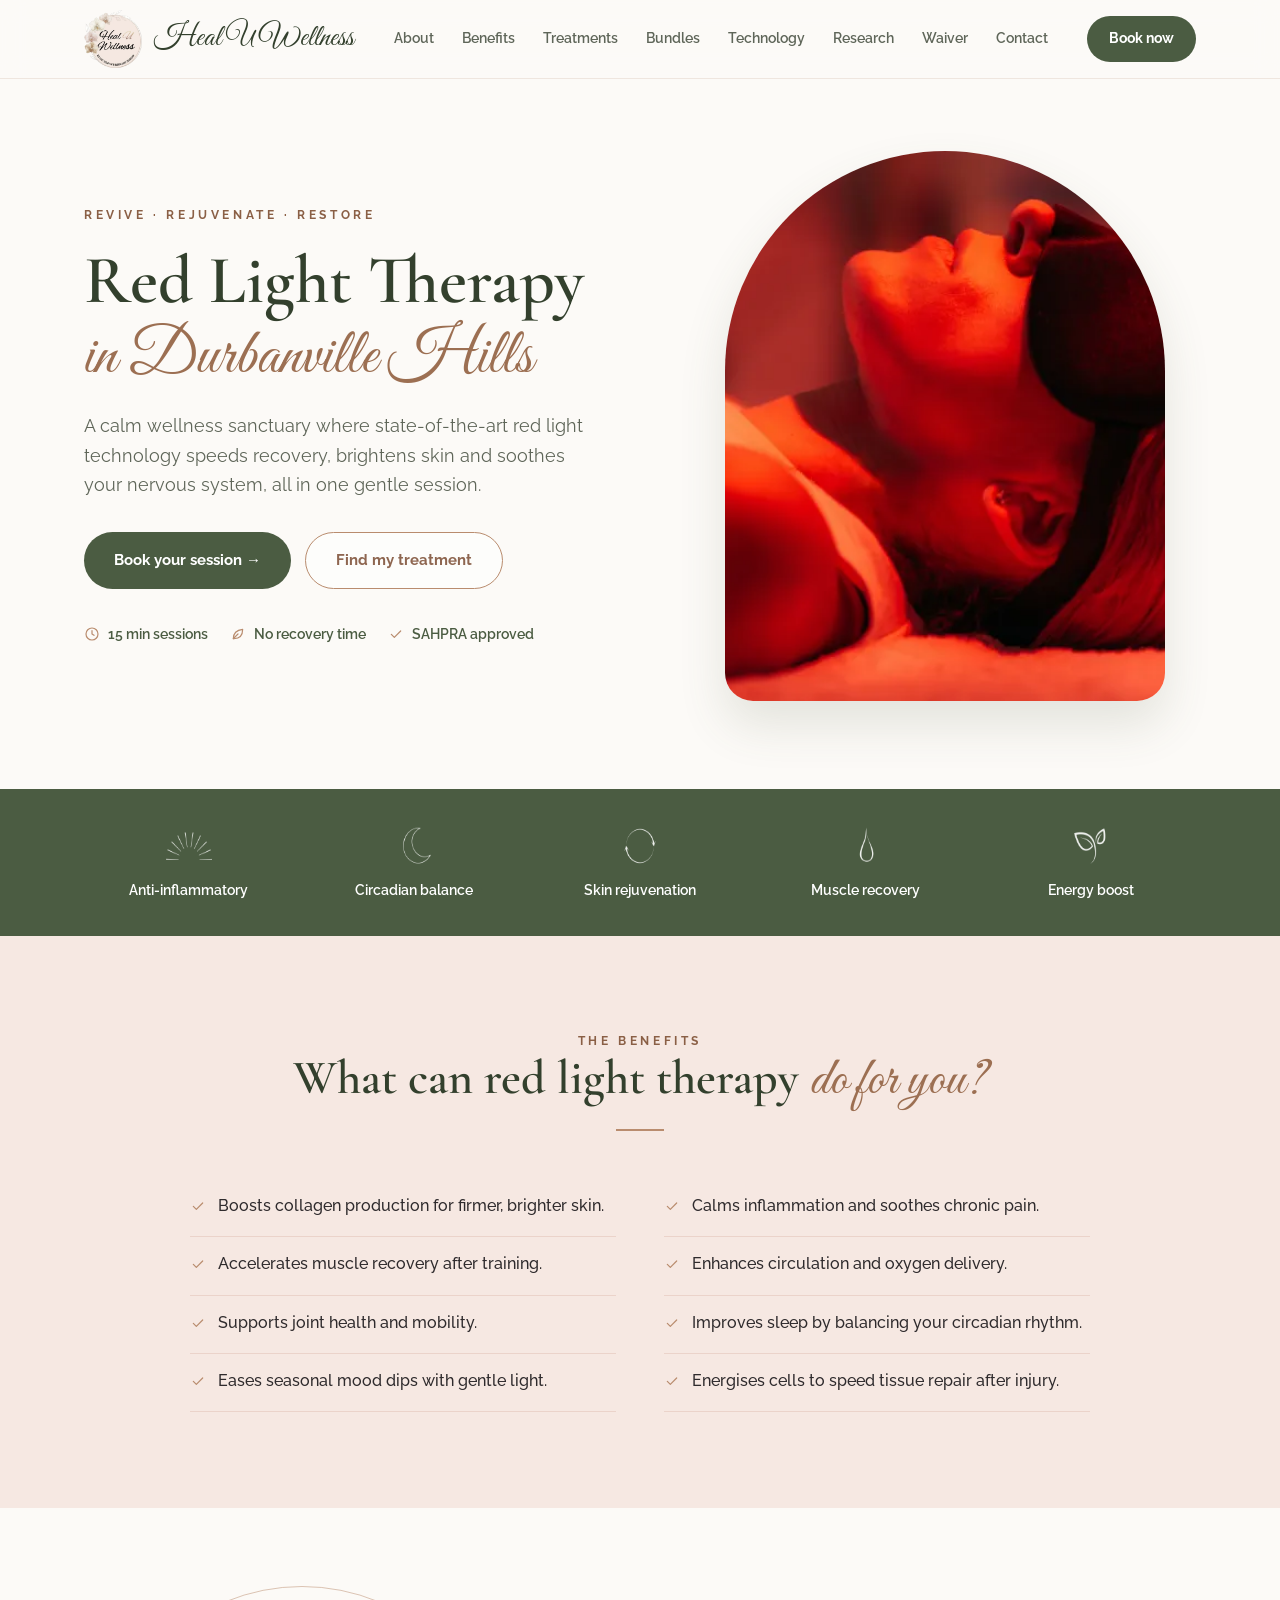
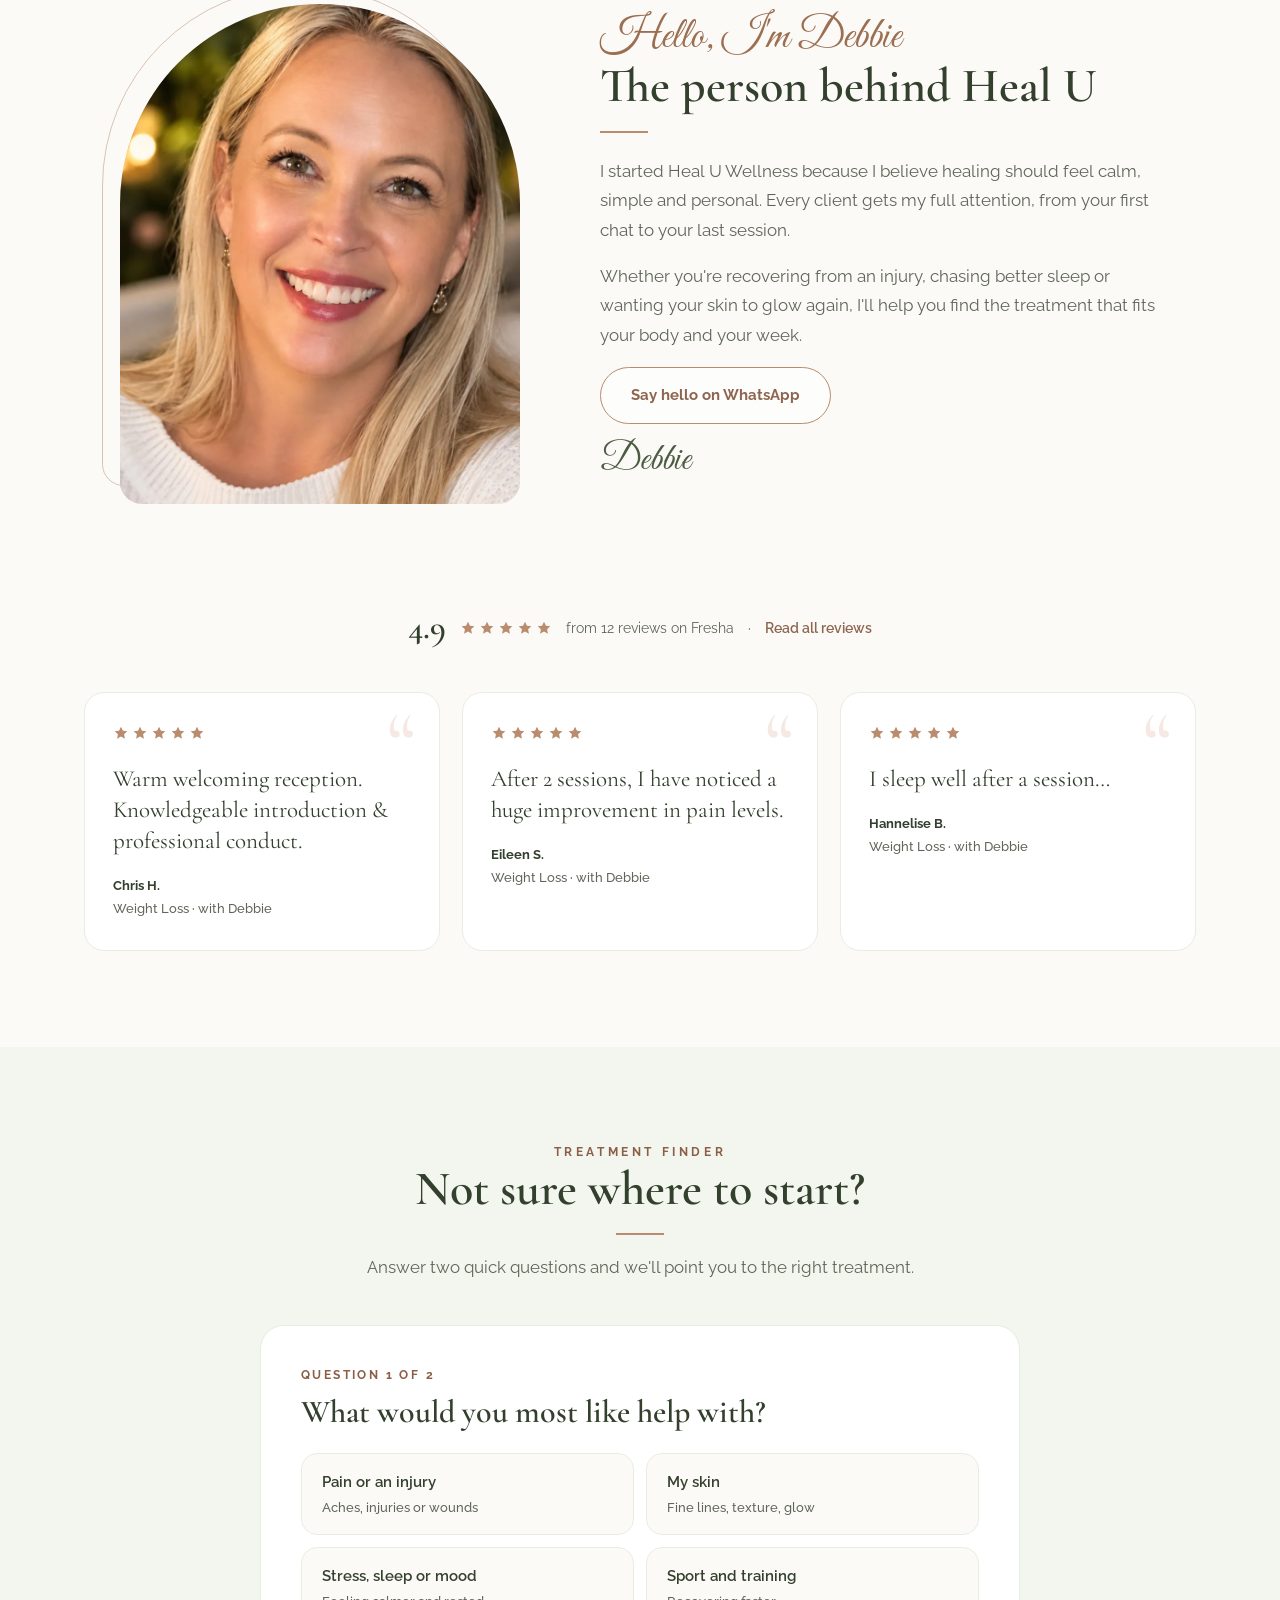
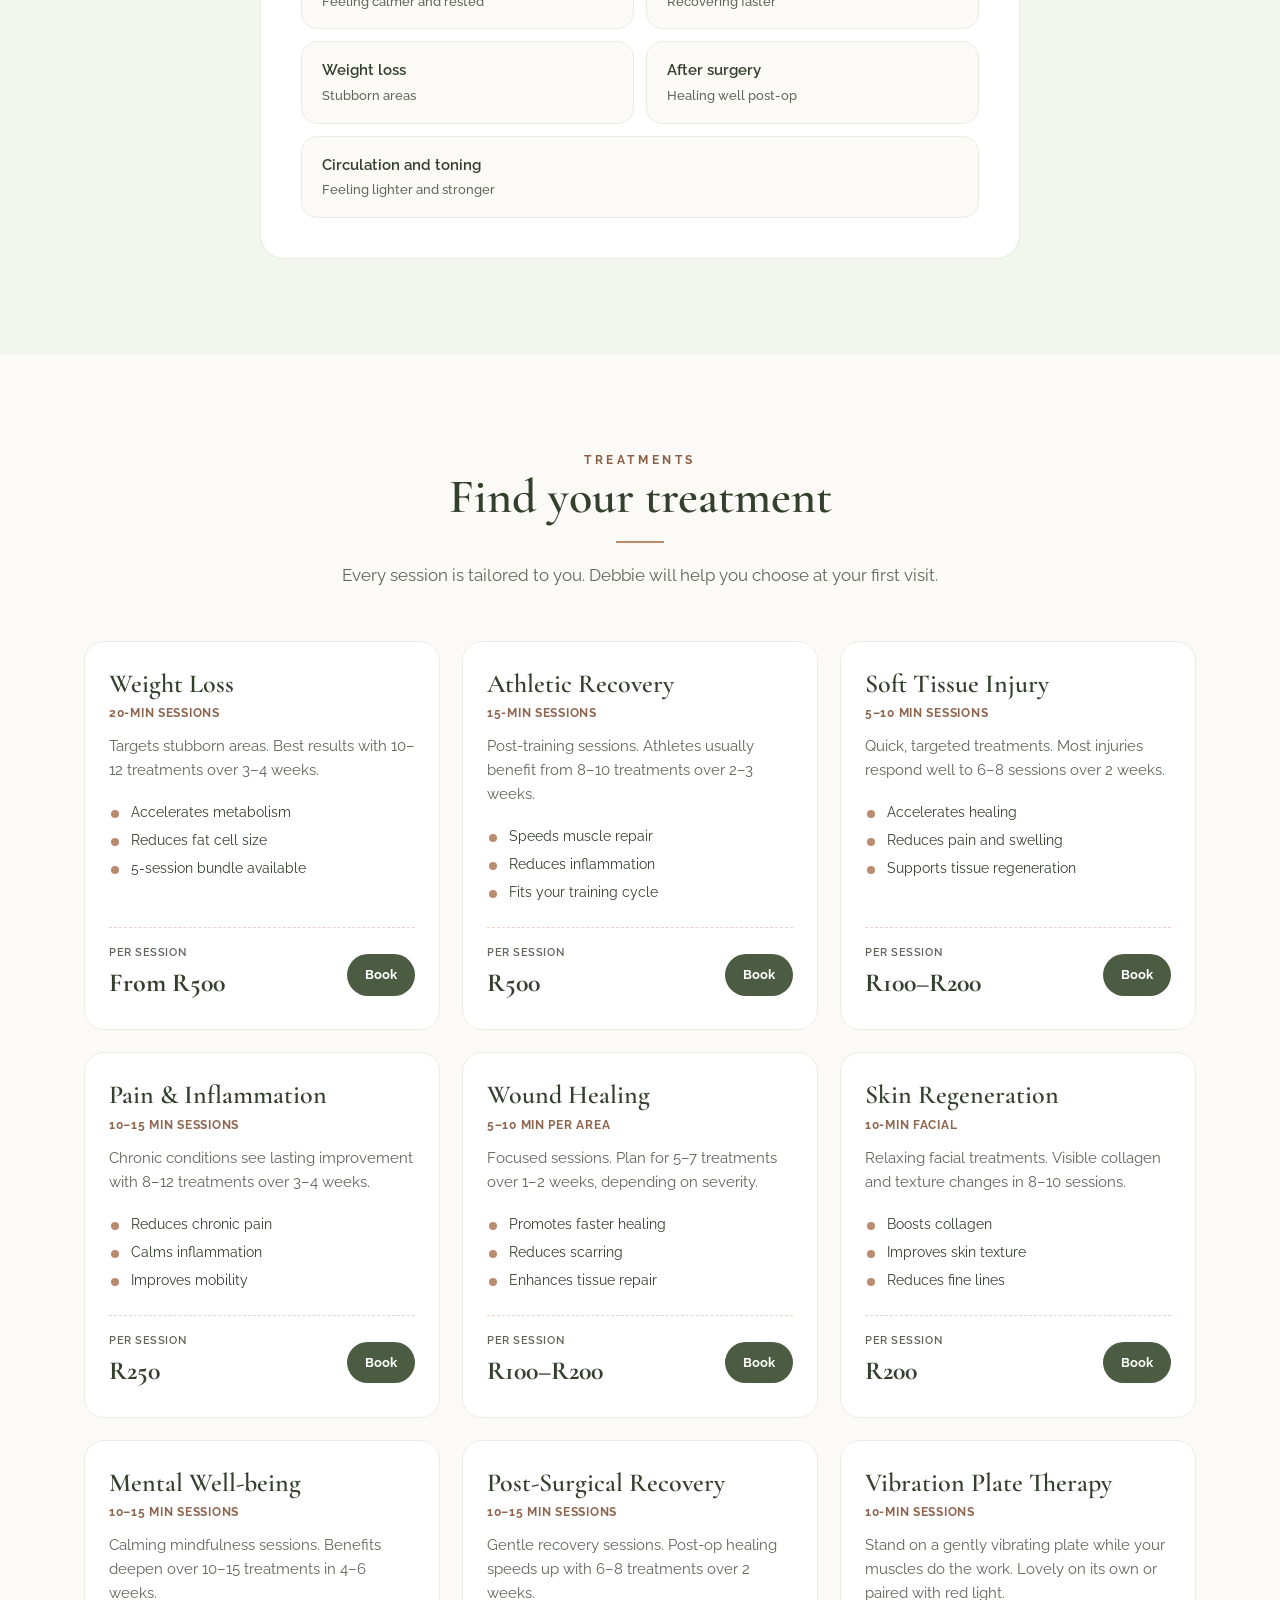
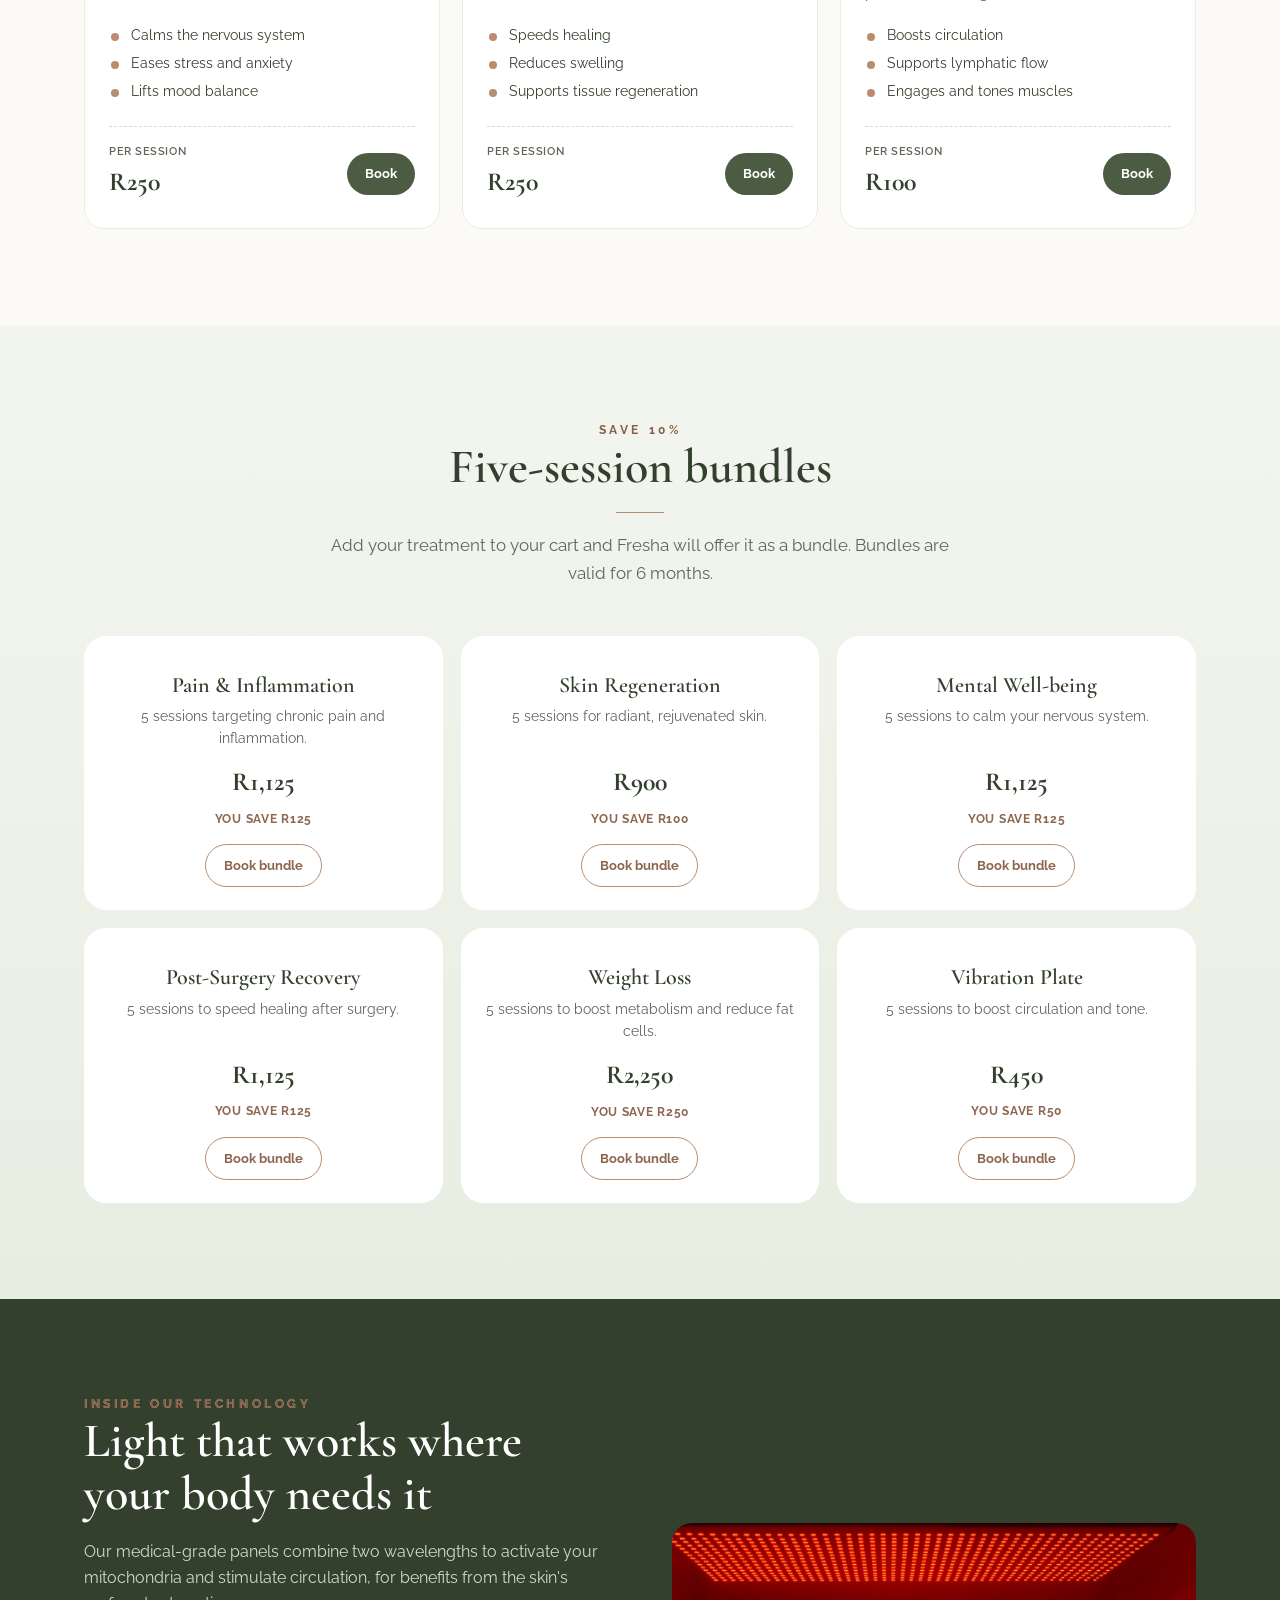
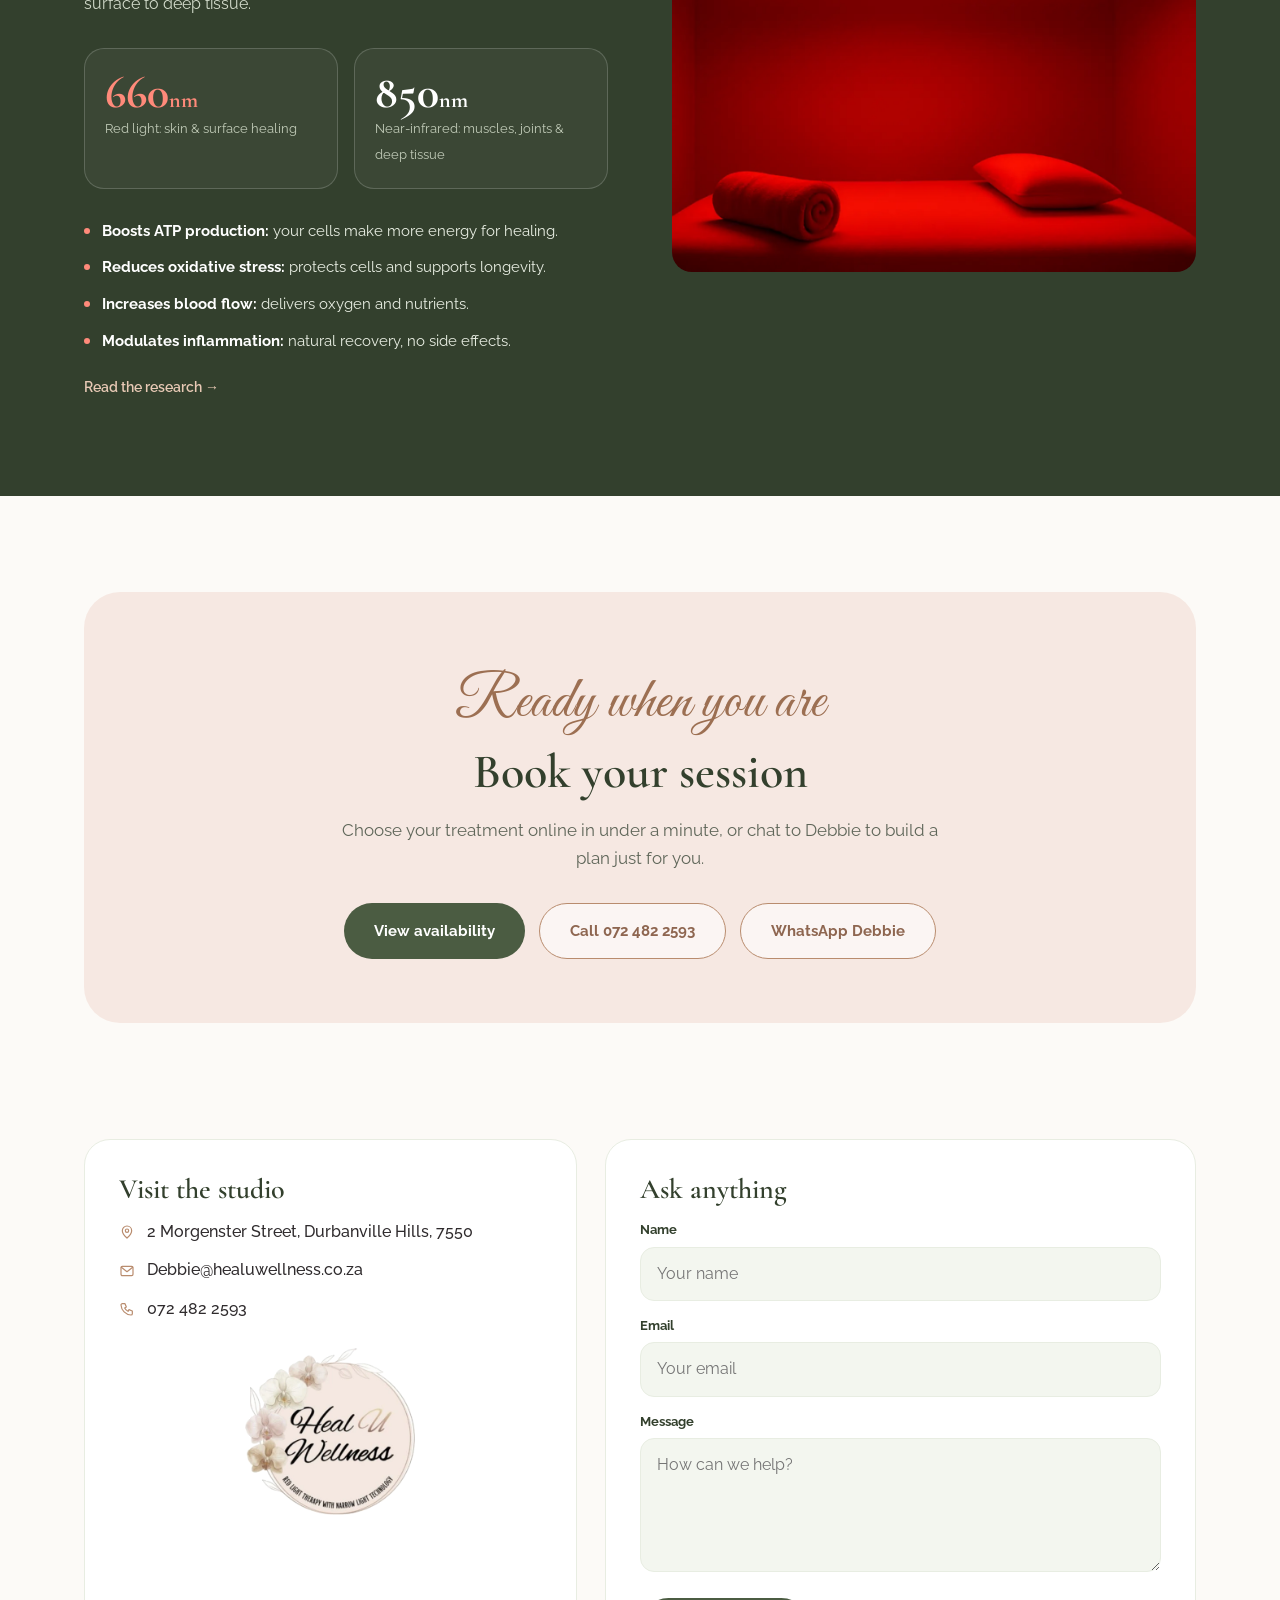
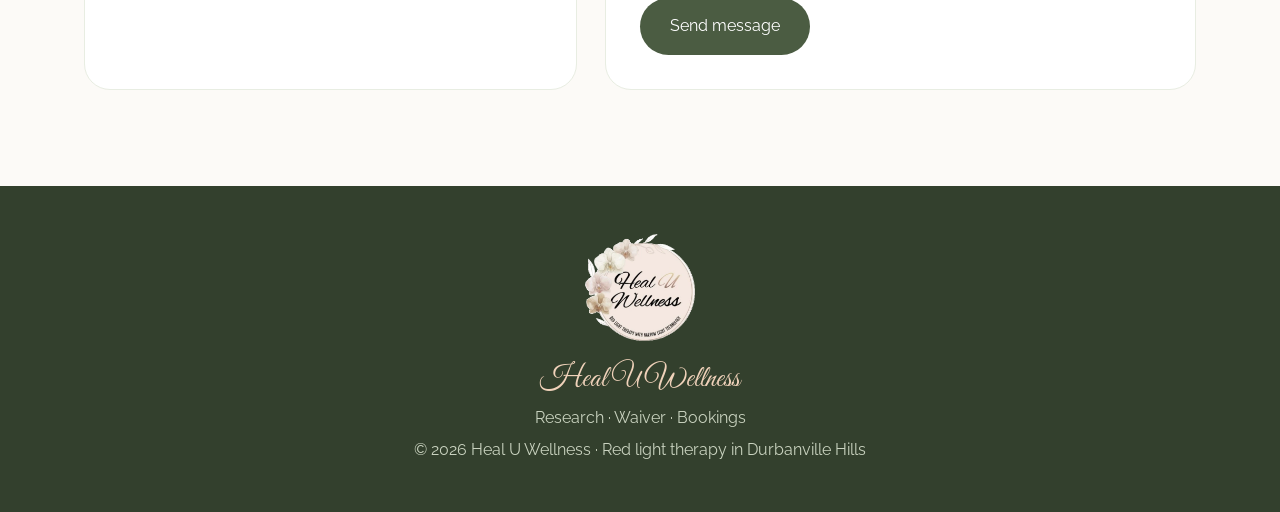
<file: index.html>
<!DOCTYPE html>
<html lang="en">
<head>
  <meta charset="UTF-8">
  <meta name="viewport" content="width=device-width, initial-scale=1.0">

  <!-- Google tag (gtag.js) -->
  <script async src="https://www.googletagmanager.com/gtag/js?id=G-SNTFYKD85T"></script>
  <script>
    window.dataLayer = window.dataLayer || [];
    function gtag(){dataLayer.push(arguments);}
    gtag('js', new Date());

    gtag('config', 'G-SNTFYKD85T');
  </script>

  <title>Heal U Wellness - Red Light Therapy Durbanville</title>
  <meta name="description" content="Heal U Wellness offers medical-grade red and near-infrared light therapy in Durbanville Hills. Treatments for weight loss, skin regeneration, athletic recovery, vibration plate therapy and more.">
  <link rel="canonical" href="https://www.healuwellness.co.za/">
  <meta property="og:title" content="Heal U Wellness - Red Light Therapy Durbanville">
  <meta property="og:description" content="Medical-grade red and near-infrared light therapy in Durbanville Hills. Revive. Rejuvenate. Restore.">
  <meta property="og:url" content="https://www.healuwellness.co.za/">
  <meta property="og:type" content="website">
  <meta property="og:site_name" content="Heal U Wellness">
  <meta property="og:locale" content="en_ZA">
  <meta property="og:image" content="https://www.healuwellness.co.za/og-image.jpg">
  <meta property="og:image:width" content="1200">
  <meta property="og:image:height" content="630">
  <meta property="og:image:alt" content="Client relaxing under red light therapy at Heal U Wellness">
  <meta name="twitter:card" content="summary_large_image">
  <script type="application/ld+json">
  {
    "@context": "https://schema.org",
    "@type": "HealthAndBeautyBusiness",
    "@id": "https://www.healuwellness.co.za/#business",
    "name": "Heal U Wellness",
    "description": "Red and near-infrared light therapy studio in Durbanville Hills, Cape Town, offering treatments for pain and inflammation, skin regeneration, athletic recovery, weight loss and well-being.",
    "url": "https://www.healuwellness.co.za/",
    "logo": "https://www.healuwellness.co.za/heal-u-wellness-logo.png",
    "image": "https://www.healuwellness.co.za/og-image.jpg",
    "telephone": "+27724822593",
    "email": "Debbie@healuwellness.co.za",
    "priceRange": "R100 - R2250",
    "currenciesAccepted": "ZAR",
    "address": {
      "@type": "PostalAddress",
      "streetAddress": "2 Morgenster Street",
      "addressLocality": "Durbanville Hills",
      "addressRegion": "Western Cape",
      "postalCode": "7550",
      "addressCountry": "ZA"
    },
    "areaServed": ["Durbanville", "Cape Town"],
    "potentialAction": {
      "@type": "ReserveAction",
      "target": "https://www.fresha.com/book-now/heal-u-wellness-oq3bak8i/all-offer?share=true&pId=2724512"
    }
  }
  </script>
  <link rel="icon" type="image/x-icon" href="favicon.ico">
  <link rel="shortcut icon" type="image/x-icon" href="favicon.ico">
  <link rel="preconnect" href="https://fonts.googleapis.com">
  <link rel="preconnect" href="https://fonts.gstatic.com" crossorigin>
  <link href="https://fonts.googleapis.com/css2?family=Cormorant+Garamond:ital,wght@0,500;0,600;0,700;1,500&family=Great+Vibes&family=Raleway:wght@400;500;600;700&display=swap" rel="stylesheet">
  <style>
:root{
  --sage:#7A8E6D; --sage-deep:#4B5C42; --sage-ink:#33402D; --sage-soft:#E8EDE2; --sage-mist:#F3F6EF;
  --blush:#F6E8E2; --blush-deep:#EBD3CA; --rose:#B98C6E; --rose-text:#8A5F45; --rose-script:#9C6F52; --rose-dark:#8E6650;
  --cream:#FCFAF7; --ink:#2F2B2D; --muted:#5F6659; --red:#D9463A;
  --gold: linear-gradient(135deg,#D9B79A 0%,#B98C6E 45%,#8E6650 100%);
}
*{box-sizing:border-box;margin:0;padding:0}
body{font-family:Raleway,sans-serif;color:var(--ink);background:var(--cream);line-height:1.65;-webkit-font-smoothing:antialiased}
img{max-width:100%;display:block}
a{color:inherit;text-decoration:none}
.wrap{max-width:1160px;margin:0 auto;padding:0 24px}
h1,h2,h3{font-family:'Cormorant Garamond',serif;color:var(--sage-ink);line-height:1.1;font-weight:600}
.script{font-family:'Great Vibes',cursive;font-weight:400;color:var(--rose-script);}
.eyebrow{font-size:12px;letter-spacing:.3em;text-transform:uppercase;font-weight:700;color:var(--rose-text)}
.btn{display:inline-flex;align-items:center;gap:8px;padding:15px 30px;border-radius:999px;font-weight:700;font-size:15px;transition:transform .2s,box-shadow .2s}
.btn:hover{transform:translateY(-2px)}
.btn-primary{background:var(--sage-deep);color:#fff}
.btn-ghost{border:1.5px solid var(--rose);color:var(--rose-dark);background:rgba(255,255,255,.6)}
.btn-light{background:#fff;color:var(--sage-deep)}
.rule{width:48px;height:1.5px;background:var(--rose);margin:18px 0 0}
.center{text-align:center}.center .rule{margin:18px auto 0}

/* nav */
nav{position:sticky;top:0;z-index:20;background:rgba(252,250,247,.88);backdrop-filter:blur(12px);border-bottom:1px solid rgba(185,140,110,.18)}
nav .wrap{display:flex;align-items:center;justify-content:space-between;height:78px}
nav .brand{display:flex;align-items:center;gap:12px}
nav .brand img{width:58px;height:58px}
nav .brand span{font-family:'Great Vibes';font-size:30px;color:var(--sage-ink)}
nav ul{display:flex;gap:28px;list-style:none;font-size:14px;font-weight:600;color:var(--muted)}
nav ul a:hover{color:var(--rose-dark)}
nav .btn{padding:11px 22px;font-size:14px}

/* hero */
.hero{background:var(--cream)}
.hero .wrap{display:grid;grid-template-columns:1.05fr .95fr;gap:56px;align-items:center;padding-top:72px;padding-bottom:88px}
.hero h1{font-size:68px;margin:18px 0 6px}
.hero h1 .script{display:block;font-size:64px;margin-top:4px}
.hero p.lead{font-size:18px;color:var(--muted);max-width:500px;margin:18px 0 32px}
.hero .ctas{display:flex;gap:14px;flex-wrap:wrap}
.chips{display:flex;gap:10px;flex-wrap:wrap;margin-top:34px}
.chip{display:flex;align-items:center;gap:8px;font-size:14px;font-weight:600;color:var(--sage-deep)}.chip svg{color:var(--rose)}.chips{gap:22px !important}
.chip b{color:var(--rose-dark)}
.hero-art{position:relative;justify-self:center;width:440px;max-width:100%}
.arch{border-radius:220px 220px 28px 28px;overflow:hidden;aspect-ratio:4/5;box-shadow:0 24px 48px rgba(75,92,66,.14)}
.arch img{width:100%;height:100%;object-fit:cover;object-position:62% 50%}
.hero-art .badge{position:absolute;left:-70px;bottom:-40px;width:210px;filter:drop-shadow(0 18px 30px rgba(0,0,0,.12))}
.hero-art .glow{position:absolute;inset:10% -12% auto auto;width:240px;height:240px;border-radius:50%;background:radial-gradient(circle,rgba(217,70,58,.25),transparent 70%);z-index:-1}
.orchid-deco{position:absolute;right:-60px;top:40px;width:320px;opacity:.5;transform:rotate(-12deg);pointer-events:none}

/* benefits strip */
.strip{background:var(--sage-deep);color:#fff}
.strip .wrap{display:grid;grid-template-columns:repeat(5,1fr);gap:16px;padding:34px 24px}
.strip div{display:flex;flex-direction:column;align-items:center;gap:10px;font-weight:600;font-size:14px;text-align:center}
.strip img{width:46px;height:46px;filter:brightness(0) invert(1);opacity:.9}

section{padding:96px 0}
h2{font-size:48px}
.sub{color:var(--muted);font-size:17px;max-width:620px;margin:18px auto 0}

/* what it does */
.does{background:var(--blush)}
.does .grid{display:grid;grid-template-columns:repeat(2,1fr);gap:0 48px;max-width:900px;margin:48px auto 0}
.does .item{display:flex;gap:12px;align-items:flex-start;padding:14px 0;border-bottom:1px solid var(--blush-deep);font-weight:500}
.tick{flex:none;color:var(--rose);margin-top:3px}

/* treatments */
.cards{display:grid;grid-template-columns:repeat(3,1fr);gap:22px;margin-top:52px}
.card{background:#fff;border-radius:20px;padding:28px 24px 24px;border:1px solid var(--sage-soft);display:flex;flex-direction:column;transition:transform .25s,box-shadow .25s;position:relative}
.card:hover{border-color:var(--sage)}
.card .ico{width:54px;height:54px;border-radius:16px;background:var(--sage-mist);display:grid;place-items:center;font-size:26px;margin-bottom:16px}
.card h3{font-size:26px}
.card .meta{font-size:12px;font-weight:700;letter-spacing:.06em;text-transform:uppercase;color:var(--rose-dark);margin:6px 0 10px}
.card p{font-size:14.5px;color:var(--muted)}
.card ul{list-style:none;margin:14px 0 18px;font-size:14px}
.card li{padding-left:22px;position:relative;margin:5px 0;color:var(--sage-ink)}
.card li:before{content:'';position:absolute;left:2px;top:9px;width:8px;height:8px;border-radius:50%;background:var(--rose)}
.card .foot{margin-top:auto;display:flex;align-items:center;justify-content:space-between;gap:8px;padding-top:16px;border-top:1px dashed var(--blush-deep)}
.price{font-family:'Cormorant Garamond';font-size:26px;font-weight:700;color:var(--sage-ink)}
.price small{font-family:Raleway;font-size:11px;font-weight:600;color:var(--muted);display:block;letter-spacing:.05em;text-transform:uppercase}
.card .btn{padding:10px 18px;font-size:13px}

/* bundles */
.bundles{background:linear-gradient(180deg,var(--sage-mist),var(--sage-soft))}
.bgrid{display:grid;grid-template-columns:repeat(3,1fr);gap:18px;margin-top:48px}
.bundle{display:flex;flex-direction:column;align-items:center;background:#fff;border-radius:22px;padding:26px 20px 22px;text-align:center;position:relative;border:1px solid #fff;}
.bundle .save{order:3;font-size:12px;font-weight:700;letter-spacing:.06em;text-transform:uppercase;color:var(--rose-dark);margin:-8px 0 14px}.bundle h3{order:1}.bundle p{order:2}.bundle .price{order:2}.bundle .btn{order:4}
.bundle h3{font-size:22px;margin:10px 0 8px}
.bundle p{font-size:13.5px;color:var(--muted);min-height:44px}
.bundle .price{display:block;margin:12px 0 14px}
.bundle .btn{padding:10px 18px;font-size:13px;margin-top:auto}
.note{margin-top:30px;text-align:center;font-size:14px;color:var(--muted)}

/* tech */
.tech{background:var(--sage-ink);color:#E9EEE3}
.tech .wrap{display:grid;grid-template-columns:1fr 1fr;gap:64px;align-items:center}
.tech h2{color:#fff}.tech .eyebrow{background:linear-gradient(135deg,#F0D2BA,#D9B79A);-webkit-background-clip:text;background-clip:text}
.tech p{color:#D3DBCB;margin-top:18px}
.waves{display:flex;gap:16px;margin:30px 0}
.wave{flex:1;border:1px solid rgba(255,255,255,.18);border-radius:20px;padding:20px;background:rgba(255,255,255,.04)}
.wave b{display:block;font-family:'Cormorant Garamond';font-size:46px;line-height:1;color:#fff}
.wave b span{font-size:22px}
.wave i{font-style:normal;font-size:13px;color:#C2CCB9}
.wave.red b{color:#FF8A7A}
.science{list-style:none;display:grid;gap:12px;margin-top:8px}
.science li{display:flex;gap:12px;font-size:15px}
.science li strong{color:#fff}.science .dot{flex:none;width:6px;height:6px;border-radius:50%;background:#FF8A7A;margin-top:9px}
.tech .photo{border-radius:20px;overflow:hidden}

/* book */
.book .panel{background:var(--blush);border-radius:36px;padding:64px 40px;text-align:center;position:relative;overflow:hidden}
.book .panel .script{font-size:58px;display:block;margin-bottom:-6px}
.book .ctas{display:flex;gap:14px;justify-content:center;flex-wrap:wrap;margin-top:30px}
.book .orchid-l{position:absolute;left:-80px;bottom:-30px;width:300px;opacity:.55;transform:scaleX(-1) rotate(-8deg)}

/* contact */
.contact .wrap{display:grid;grid-template-columns:1fr 1.2fr;gap:28px}
.box{background:#fff;border-radius:26px;padding:34px;border:1px solid var(--sage-soft)}
.box h3{font-size:28px;margin-bottom:14px}
.box .line{display:flex;gap:12px;align-items:center;margin:12px 0;font-weight:500}
.box .line span{color:var(--rose);display:grid;place-items:center}
label{display:block;font-size:13px;font-weight:700;color:var(--sage-ink);margin:14px 0 6px}
input,textarea{width:100%;padding:13px 16px;border-radius:14px;border:1.5px solid var(--sage-soft);background:var(--sage-mist);font:inherit}
footer{background:var(--sage-ink);color:#C9D2BF;text-align:center;padding:48px 24px}
footer img{width:110px;margin:0 auto 14px}
footer .script{color:#F0D2BA;font-size:30px}

/* treatment finder */
.finder{background:var(--sage-mist)}
.quiz{max-width:760px;margin:44px auto 0;background:#fff;border-radius:24px;border:1px solid var(--sage-soft);padding:40px;min-height:330px;position:relative}
.quiz .step{font-size:12px;font-weight:700;letter-spacing:.2em;text-transform:uppercase;color:var(--rose-text)}
.quiz h3{font-size:32px;margin:8px 0 24px}
.opts{display:grid;grid-template-columns:repeat(2,1fr);gap:12px}
.opt:last-child:nth-child(odd){grid-column:1/-1}
.opt{font:inherit;text-align:left;padding:16px 20px;border-radius:16px;border:1.5px solid var(--sage-soft);background:var(--cream);color:var(--sage-ink);font-weight:600;font-size:15px;cursor:pointer;transition:border-color .2s,background .2s,transform .2s}
.opt:hover{border-color:var(--sage);background:#fff;transform:translateY(-2px)}
.opt small{display:block;font-weight:500;color:var(--muted);font-size:13px;margin-top:2px}
.back{background:none;border:0;font:inherit;color:var(--muted);font-size:13px;font-weight:600;cursor:pointer;margin-top:22px}
.result .eyebrow{margin-bottom:6px}
.result h3{font-size:40px;margin:0 0 6px}
.result .plan{display:grid;grid-template-columns:repeat(3,1fr);gap:12px;margin:22px 0}
.result .plan div{background:var(--sage-mist);border-radius:14px;padding:14px 16px;font-size:13px;color:var(--muted)}
.result .plan b{display:block;font-family:'Cormorant Garamond';font-size:24px;color:var(--sage-ink);line-height:1.1}
.result .ctas{display:flex;gap:12px;flex-wrap:wrap}
.result .fine{font-size:12.5px;color:var(--muted);margin-top:18px}
.fade{animation:fadeIn .45s ease both}
@keyframes fadeIn{from{opacity:0;transform:translateY(10px)}to{opacity:1;transform:none}}

/* scroll reveal */
.reveal{opacity:0;transform:translateY(26px);transition:opacity .8s ease,transform .8s cubic-bezier(.2,.7,.2,1)}
.reveal.in{opacity:1;transform:none}
@media (prefers-reduced-motion:reduce){.reveal{opacity:1;transform:none;transition:none}.fade{animation:none}}
@media (max-width:640px){.opts{grid-template-columns:1fr}.quiz{padding:26px}.result .plan{grid-template-columns:1fr}}

/* meet debbie */
.meet .grid{display:grid;grid-template-columns:minmax(0,400px) minmax(0,1fr);gap:80px;align-items:center;max-width:1040px;margin:0 auto}
.meet .portrait{position:relative;max-width:400px}
.meet .portrait img{width:100%;height:auto;aspect-ratio:4/5;object-fit:cover;border-radius:220px 220px 24px 24px;display:block}
.meet .portrait::before{content:'';position:absolute;inset:-18px 18px 18px -18px;border:1.5px solid var(--rose);border-radius:220px 220px 24px 24px;opacity:.5;z-index:-1}
.meet h2{text-align:left}
.meet .script-hi{font-family:'Great Vibes';font-size:44px;color:var(--rose-script);line-height:1}
.meet p{color:var(--muted);font-size:16.5px;line-height:1.8;margin:0 0 16px}
.meet .sig{font-family:'Great Vibes';font-size:38px;color:var(--sage-deep);margin-top:6px}
.meet .rule{margin:18px 0 24px}
@media (max-width:900px){.meet .grid{grid-template-columns:1fr;gap:44px}.meet .portrait{max-width:360px;margin:0 auto}}

@media (max-width:900px){
  nav ul{display:none} nav .brand span{display:none} nav .btn{white-space:nowrap} .orchid-deco{width:200px;right:-70px;top:-10px;opacity:.35}
  .hero .wrap,.tech .wrap,.contact .wrap{grid-template-columns:1fr}
  .hero h1{font-size:46px}.hero h1 .script{font-size:44px}
  .hero-art{width:300px;margin:20px auto 40px}.hero-art .badge{width:150px;left:-40px}
  .strip .wrap{grid-template-columns:repeat(3,1fr)}
  .cards{grid-template-columns:1fr 1fr}.bgrid{grid-template-columns:1fr 1fr}
  .does .grid{grid-template-columns:1fr}
  h2{font-size:38px} section{padding:70px 0}
}
@media (max-width:560px){.cards,.bgrid{grid-template-columns:1fr}.strip .wrap{grid-template-columns:repeat(2,1fr)}}

/* reviews */
.reviews{padding-top:0}
.rv-head{display:flex;align-items:center;justify-content:center;gap:14px;margin-bottom:36px;font-size:14px;color:var(--muted);flex-wrap:wrap}
.rv-head b{font-family:'Cormorant Garamond';font-size:34px;color:var(--sage-ink);font-weight:600}
.rv-head a{color:var(--rose-dark);font-weight:600}
.stars{display:inline-flex;gap:3px;color:var(--rose)}
.stars svg{width:16px;height:16px}
.rvs{display:grid;grid-template-columns:repeat(3,1fr);gap:22px}
.rv{background:#fff;border:1px solid var(--sage-soft);border-radius:20px;padding:30px 28px;position:relative}
.rv::before{content:'\201C';position:absolute;top:6px;right:22px;font-family:'Cormorant Garamond';font-size:90px;color:var(--blush);line-height:1}
.rv q{display:block;quotes:none;font-family:'Cormorant Garamond';font-size:23px;line-height:1.35;color:var(--sage-ink);margin:14px 0 18px}
.rv .who{font-size:13px;font-weight:700;color:var(--sage-ink)}
.rv .who span{display:block;font-weight:500;color:var(--muted);margin-top:2px}
@media (max-width:900px){.rvs{grid-template-columns:1fr}}

/* production extras */
.nav-end{display:flex;align-items:center;gap:10px}
.menu-btn{display:none;background:none;border:0;color:var(--sage-ink);cursor:pointer;padding:6px}
.research-link{display:inline-block;margin-top:22px;color:#E8C9B5;font-weight:600;font-size:14px}
.contact .line a{color:inherit}
.flinks{margin-bottom:6px}.flinks a{color:inherit}
button.btn{border:0;font:inherit;cursor:pointer}
@media (max-width:900px){
  .menu-btn{display:block}
  nav ul.open{display:flex;flex-direction:column;gap:0;position:absolute;top:78px;left:0;right:0;background:var(--cream);border-bottom:1px solid rgba(185,140,110,.25);padding:8px 24px 16px}
  nav ul.open a{display:block;padding:12px 0}
}

/* accessibility */
.sr-only{position:absolute;width:1px;height:1px;padding:0;margin:-1px;overflow:hidden;clip:rect(0,0,0,0);white-space:nowrap;border:0}
.skip{position:absolute;left:16px;top:-60px;z-index:100;background:var(--sage-ink);color:#fff;padding:12px 18px;border-radius:12px;font-weight:700;font-size:14px}
.skip:focus{top:12px}
a:focus-visible,button:focus-visible,input:focus-visible,textarea:focus-visible,iframe:focus-visible,[tabindex]:focus-visible{outline:3px solid var(--sage-deep);outline-offset:3px}
.tech a:focus-visible,.strip a:focus-visible{outline-color:#F0D2BA}
</style></head><body id="top">
<a class="skip" href="#main">Skip to content</a>
<nav aria-label="Main"><div class="wrap">
  <a class="brand" href="#top"><img src="heal-u-wellness-logo-round.webp" alt="Heal U Wellness"><span aria-hidden="true">Heal U Wellness</span></a>
  <ul id="nav-menu"><li><a href="#about">About</a></li><li><a href="#benefits">Benefits</a></li><li><a href="#treatments">Treatments</a></li><li><a href="#bundles">Bundles</a></li><li><a href="#technology">Technology</a></li><li><a href="research.html">Research</a></li><li><a href="waiver.html">Waiver</a></li><li><a href="#contact">Contact</a></li></ul>
  <div class="nav-end"><a class="btn btn-primary" href="https://www.fresha.com/book-now/heal-u-wellness-oq3bak8i/all-offer?share=true&amp;pId=2724512" target="_blank" rel="noopener">Book now<span class="sr-only"> (opens in a new tab)</span></a><button class="menu-btn" aria-label="Menu" aria-expanded="false" aria-controls="nav-menu"><svg aria-hidden="true" focusable="false" width="22" height="22" viewBox="0 0 24 24" fill="none" stroke="currentColor" stroke-width="1.8" stroke-linecap="round"><path d="M4 7h16M4 12h16M4 17h16"/></svg></button></div>
</div></nav>

<main id="main">
<header class="hero" id="home">
    <div class="wrap">
    <div>
      <div class="eyebrow">Revive · Rejuvenate · Restore</div>
      <h1>Red Light Therapy <span class="script">in Durbanville Hills</span></h1>
      <p class="lead">A calm wellness sanctuary where state-of-the-art red light technology speeds recovery, brightens skin and soothes your nervous system, all in one gentle session.</p>
      <div class="ctas"><a class="btn btn-primary" href="https://www.fresha.com/book-now/heal-u-wellness-oq3bak8i/all-offer?share=true&amp;pId=2724512" target="_blank" rel="noopener">Book your session →<span class="sr-only"> (opens in a new tab)</span></a><a class="btn btn-ghost" href="#finder">Find my treatment</a></div>
      <div class="chips"><span class="chip"><svg aria-hidden="true" focusable="false" width="16" height="16" viewBox="0 0 24 24" fill="none" stroke="currentColor" stroke-width="1.8" stroke-linecap="round" stroke-linejoin="round"><circle cx="12" cy="12" r="9"/><path d="M12 7v5l3 2"/></svg>15 min sessions</span><span class="chip"><svg aria-hidden="true" focusable="false" width="16" height="16" viewBox="0 0 24 24" fill="none" stroke="currentColor" stroke-width="1.8" stroke-linecap="round" stroke-linejoin="round"><path d="M5 19c0-8 5-13 14-14 0 9-5 14-13 14"/><path d="M5 19l7-7"/></svg>No recovery time</span><span class="chip"><svg aria-hidden="true" focusable="false" width="16" height="16" viewBox="0 0 24 24" fill="none" stroke="currentColor" stroke-width="1.8" stroke-linecap="round" stroke-linejoin="round"><path d="M5 12.5l4.5 4.5L19 7.5"/></svg>SAHPRA approved</span></div>
    </div>
    <div class="hero-art">
      <div class="arch"><img src="red-light-therapy-session.webp" fetchpriority="high" width="1000" height="500" alt="Client relaxing under red light"></div>
    </div>
  </div>
</header>

<div class="strip"><div class="wrap">
  <div><img src="sun.webp" alt="" width="70" height="70" loading="lazy">Anti-inflammatory</div>
  <div><img src="moon.webp" alt="" width="70" height="70" loading="lazy">Circadian balance</div>
  <div><img src="recovery.webp" alt="" width="70" height="70" loading="lazy">Skin rejuvenation</div>
  <div><img src="drop.webp" alt="" width="70" height="70" loading="lazy">Muscle recovery</div>
  <div><img src="energy.webp" alt="" width="70" height="70" loading="lazy">Energy boost</div>
</div></div>

<section class="does" id="benefits"><div class="wrap center">
  <div class="eyebrow">The benefits</div>
  <h2>What can red light therapy <span class="script" style="font-size:54px">do for you?</span></h2><div class="rule"></div>
  <div class="grid" style="text-align:left">
    <div class="item"><span class="tick"><svg aria-hidden="true" focusable="false" width="16" height="16" viewBox="0 0 24 24" fill="none" stroke="currentColor" stroke-width="1.8" stroke-linecap="round" stroke-linejoin="round"><path d="M5 12.5l4.5 4.5L19 7.5"/></svg></span>Boosts collagen production for firmer, brighter skin.</div>
    <div class="item"><span class="tick"><svg aria-hidden="true" focusable="false" width="16" height="16" viewBox="0 0 24 24" fill="none" stroke="currentColor" stroke-width="1.8" stroke-linecap="round" stroke-linejoin="round"><path d="M5 12.5l4.5 4.5L19 7.5"/></svg></span>Calms inflammation and soothes chronic pain.</div>
    <div class="item"><span class="tick"><svg aria-hidden="true" focusable="false" width="16" height="16" viewBox="0 0 24 24" fill="none" stroke="currentColor" stroke-width="1.8" stroke-linecap="round" stroke-linejoin="round"><path d="M5 12.5l4.5 4.5L19 7.5"/></svg></span>Accelerates muscle recovery after training.</div>
    <div class="item"><span class="tick"><svg aria-hidden="true" focusable="false" width="16" height="16" viewBox="0 0 24 24" fill="none" stroke="currentColor" stroke-width="1.8" stroke-linecap="round" stroke-linejoin="round"><path d="M5 12.5l4.5 4.5L19 7.5"/></svg></span>Enhances circulation and oxygen delivery.</div>
    <div class="item"><span class="tick"><svg aria-hidden="true" focusable="false" width="16" height="16" viewBox="0 0 24 24" fill="none" stroke="currentColor" stroke-width="1.8" stroke-linecap="round" stroke-linejoin="round"><path d="M5 12.5l4.5 4.5L19 7.5"/></svg></span>Supports joint health and mobility.</div>
    <div class="item"><span class="tick"><svg aria-hidden="true" focusable="false" width="16" height="16" viewBox="0 0 24 24" fill="none" stroke="currentColor" stroke-width="1.8" stroke-linecap="round" stroke-linejoin="round"><path d="M5 12.5l4.5 4.5L19 7.5"/></svg></span>Improves sleep by balancing your circadian rhythm.</div>
    <div class="item"><span class="tick"><svg aria-hidden="true" focusable="false" width="16" height="16" viewBox="0 0 24 24" fill="none" stroke="currentColor" stroke-width="1.8" stroke-linecap="round" stroke-linejoin="round"><path d="M5 12.5l4.5 4.5L19 7.5"/></svg></span>Eases seasonal mood dips with gentle light.</div>
    <div class="item"><span class="tick"><svg aria-hidden="true" focusable="false" width="16" height="16" viewBox="0 0 24 24" fill="none" stroke="currentColor" stroke-width="1.8" stroke-linecap="round" stroke-linejoin="round"><path d="M5 12.5l4.5 4.5L19 7.5"/></svg></span>Energises cells to speed tissue repair after injury.</div>
  </div>
</div></section>

<section class="meet" id="about"><div class="wrap"><div class="grid">
  <div class="portrait"><img src="debbie.webp" loading="lazy" width="900" height="1089" alt="Debbie, founder of Heal U Wellness"></div>
  <div>
    <div class="script-hi">Hello, I'm Debbie</div>
    <h2>The person behind Heal U</h2><div class="rule"></div>
    <p>I started Heal U Wellness because I believe healing should feel calm, simple and personal. Every client gets my full attention, from your first chat to your last session.</p>
    <p>Whether you're recovering from an injury, chasing better sleep or wanting your skin to glow again, I'll help you find the treatment that fits your body and your week.</p>
    <a class="btn btn-ghost" href="https://wa.me/27724822593" target="_blank" rel="noopener">Say hello on WhatsApp<span class="sr-only"> (opens in a new tab)</span></a>
    <div class="sig">Debbie</div>
  </div>
</div></div></section>

<section class="reviews"><div class="wrap">
  <div class="rv-head"><b>4.9</b><span class="sr-only">out of 5</span><span class="stars"><svg aria-hidden="true" focusable="false" viewBox="0 0 24 24" fill="currentColor"><path d="M12 2.5l2.9 6.1 6.6.8-4.9 4.6 1.3 6.6L12 17.3 6.1 20.6l1.3-6.6L2.5 9.4l6.6-.8z"/></svg><svg aria-hidden="true" focusable="false" viewBox="0 0 24 24" fill="currentColor"><path d="M12 2.5l2.9 6.1 6.6.8-4.9 4.6 1.3 6.6L12 17.3 6.1 20.6l1.3-6.6L2.5 9.4l6.6-.8z"/></svg><svg aria-hidden="true" focusable="false" viewBox="0 0 24 24" fill="currentColor"><path d="M12 2.5l2.9 6.1 6.6.8-4.9 4.6 1.3 6.6L12 17.3 6.1 20.6l1.3-6.6L2.5 9.4l6.6-.8z"/></svg><svg aria-hidden="true" focusable="false" viewBox="0 0 24 24" fill="currentColor"><path d="M12 2.5l2.9 6.1 6.6.8-4.9 4.6 1.3 6.6L12 17.3 6.1 20.6l1.3-6.6L2.5 9.4l6.6-.8z"/></svg><svg aria-hidden="true" focusable="false" viewBox="0 0 24 24" fill="currentColor"><path d="M12 2.5l2.9 6.1 6.6.8-4.9 4.6 1.3 6.6L12 17.3 6.1 20.6l1.3-6.6L2.5 9.4l6.6-.8z"/></svg></span><span>from 12 reviews on Fresha</span>·<a href="https://www.fresha.com/a/heal-u-wellness-cape-town-2-morgenster-road-durbanville-hills-stqyy9v1?pId=2724512&amp;reviews=true" target="_blank" rel="noopener">Read all reviews<span class="sr-only"> (opens in a new tab)</span></a></div>
  <div class="rvs"><div class="rv"><span class="stars" role="img" aria-label="5 out of 5 stars"><svg aria-hidden="true" focusable="false" viewBox="0 0 24 24" fill="currentColor"><path d="M12 2.5l2.9 6.1 6.6.8-4.9 4.6 1.3 6.6L12 17.3 6.1 20.6l1.3-6.6L2.5 9.4l6.6-.8z"/></svg><svg aria-hidden="true" focusable="false" viewBox="0 0 24 24" fill="currentColor"><path d="M12 2.5l2.9 6.1 6.6.8-4.9 4.6 1.3 6.6L12 17.3 6.1 20.6l1.3-6.6L2.5 9.4l6.6-.8z"/></svg><svg aria-hidden="true" focusable="false" viewBox="0 0 24 24" fill="currentColor"><path d="M12 2.5l2.9 6.1 6.6.8-4.9 4.6 1.3 6.6L12 17.3 6.1 20.6l1.3-6.6L2.5 9.4l6.6-.8z"/></svg><svg aria-hidden="true" focusable="false" viewBox="0 0 24 24" fill="currentColor"><path d="M12 2.5l2.9 6.1 6.6.8-4.9 4.6 1.3 6.6L12 17.3 6.1 20.6l1.3-6.6L2.5 9.4l6.6-.8z"/></svg><svg aria-hidden="true" focusable="false" viewBox="0 0 24 24" fill="currentColor"><path d="M12 2.5l2.9 6.1 6.6.8-4.9 4.6 1.3 6.6L12 17.3 6.1 20.6l1.3-6.6L2.5 9.4l6.6-.8z"/></svg></span><q>Warm welcoming reception. Knowledgeable introduction &amp; professional conduct.</q><div class="who">Chris H.<span>Weight Loss · with Debbie</span></div></div><div class="rv"><span class="stars" role="img" aria-label="5 out of 5 stars"><svg aria-hidden="true" focusable="false" viewBox="0 0 24 24" fill="currentColor"><path d="M12 2.5l2.9 6.1 6.6.8-4.9 4.6 1.3 6.6L12 17.3 6.1 20.6l1.3-6.6L2.5 9.4l6.6-.8z"/></svg><svg aria-hidden="true" focusable="false" viewBox="0 0 24 24" fill="currentColor"><path d="M12 2.5l2.9 6.1 6.6.8-4.9 4.6 1.3 6.6L12 17.3 6.1 20.6l1.3-6.6L2.5 9.4l6.6-.8z"/></svg><svg aria-hidden="true" focusable="false" viewBox="0 0 24 24" fill="currentColor"><path d="M12 2.5l2.9 6.1 6.6.8-4.9 4.6 1.3 6.6L12 17.3 6.1 20.6l1.3-6.6L2.5 9.4l6.6-.8z"/></svg><svg aria-hidden="true" focusable="false" viewBox="0 0 24 24" fill="currentColor"><path d="M12 2.5l2.9 6.1 6.6.8-4.9 4.6 1.3 6.6L12 17.3 6.1 20.6l1.3-6.6L2.5 9.4l6.6-.8z"/></svg><svg aria-hidden="true" focusable="false" viewBox="0 0 24 24" fill="currentColor"><path d="M12 2.5l2.9 6.1 6.6.8-4.9 4.6 1.3 6.6L12 17.3 6.1 20.6l1.3-6.6L2.5 9.4l6.6-.8z"/></svg></span><q>After 2 sessions, I have noticed a huge improvement in pain levels.</q><div class="who">Eileen S.<span>Weight Loss · with Debbie</span></div></div><div class="rv"><span class="stars" role="img" aria-label="5 out of 5 stars"><svg aria-hidden="true" focusable="false" viewBox="0 0 24 24" fill="currentColor"><path d="M12 2.5l2.9 6.1 6.6.8-4.9 4.6 1.3 6.6L12 17.3 6.1 20.6l1.3-6.6L2.5 9.4l6.6-.8z"/></svg><svg aria-hidden="true" focusable="false" viewBox="0 0 24 24" fill="currentColor"><path d="M12 2.5l2.9 6.1 6.6.8-4.9 4.6 1.3 6.6L12 17.3 6.1 20.6l1.3-6.6L2.5 9.4l6.6-.8z"/></svg><svg aria-hidden="true" focusable="false" viewBox="0 0 24 24" fill="currentColor"><path d="M12 2.5l2.9 6.1 6.6.8-4.9 4.6 1.3 6.6L12 17.3 6.1 20.6l1.3-6.6L2.5 9.4l6.6-.8z"/></svg><svg aria-hidden="true" focusable="false" viewBox="0 0 24 24" fill="currentColor"><path d="M12 2.5l2.9 6.1 6.6.8-4.9 4.6 1.3 6.6L12 17.3 6.1 20.6l1.3-6.6L2.5 9.4l6.6-.8z"/></svg><svg aria-hidden="true" focusable="false" viewBox="0 0 24 24" fill="currentColor"><path d="M12 2.5l2.9 6.1 6.6.8-4.9 4.6 1.3 6.6L12 17.3 6.1 20.6l1.3-6.6L2.5 9.4l6.6-.8z"/></svg></span><q>I sleep well after a session…</q><div class="who">Hannelise B.<span>Weight Loss · with Debbie</span></div></div></div>
</div></section>

<section class="finder" id="finder"><div class="wrap">
  <div class="center"><div class="eyebrow">Treatment finder</div><h2>Not sure where to start?</h2><div class="rule"></div>
  <p class="sub">Answer two quick questions and we'll point you to the right treatment.</p></div>
  <div class="quiz" id="quiz" aria-live="polite"></div>
</div></section>

<section id="treatments"><div class="wrap">
  <div class="center"><div class="eyebrow">Treatments</div><h2>Find your treatment</h2><div class="rule"></div>
  <p class="sub">Every session is tailored to you. Debbie will help you choose at your first visit.</p></div>
  <div class="cards">
    <div class="card"><h3>Weight Loss</h3><div class="meta">20-min sessions</div><p>Targets stubborn areas. Best results with 10–12 treatments over 3–4 weeks.</p><ul><li>Accelerates metabolism</li><li>Reduces fat cell size</li><li>5-session bundle available</li></ul><div class="foot"><span class="price"><small>per session</small>From R500</span><a class="btn btn-primary" href="https://www.fresha.com/book-now/heal-u-wellness-oq3bak8i/all-offer?share=true&amp;pId=2724512" target="_blank" rel="noopener">Book<span class="sr-only"> (opens in a new tab)</span></a></div></div><div class="card"><h3>Athletic Recovery</h3><div class="meta">15-min sessions</div><p>Post-training sessions. Athletes usually benefit from 8–10 treatments over 2–3 weeks.</p><ul><li>Speeds muscle repair</li><li>Reduces inflammation</li><li>Fits your training cycle</li></ul><div class="foot"><span class="price"><small>per session</small>R500</span><a class="btn btn-primary" href="https://www.fresha.com/book-now/heal-u-wellness-oq3bak8i/all-offer?share=true&amp;pId=2724512" target="_blank" rel="noopener">Book<span class="sr-only"> (opens in a new tab)</span></a></div></div><div class="card"><h3>Soft Tissue Injury</h3><div class="meta">5–10 min sessions</div><p>Quick, targeted treatments. Most injuries respond well to 6–8 sessions over 2 weeks.</p><ul><li>Accelerates healing</li><li>Reduces pain and swelling</li><li>Supports tissue regeneration</li></ul><div class="foot"><span class="price"><small>per session</small>R100–R200</span><a class="btn btn-primary" href="https://www.fresha.com/book-now/heal-u-wellness-oq3bak8i/all-offer?share=true&amp;pId=2724512" target="_blank" rel="noopener">Book<span class="sr-only"> (opens in a new tab)</span></a></div></div><div class="card"><h3>Pain &amp; Inflammation</h3><div class="meta">10–15 min sessions</div><p>Chronic conditions see lasting improvement with 8–12 treatments over 3–4 weeks.</p><ul><li>Reduces chronic pain</li><li>Calms inflammation</li><li>Improves mobility</li></ul><div class="foot"><span class="price"><small>per session</small>R250</span><a class="btn btn-primary" href="https://www.fresha.com/book-now/heal-u-wellness-oq3bak8i/all-offer?share=true&amp;pId=2724512" target="_blank" rel="noopener">Book<span class="sr-only"> (opens in a new tab)</span></a></div></div><div class="card"><h3>Wound Healing</h3><div class="meta">5–10 min per area</div><p>Focused sessions. Plan for 5–7 treatments over 1–2 weeks, depending on severity.</p><ul><li>Promotes faster healing</li><li>Reduces scarring</li><li>Enhances tissue repair</li></ul><div class="foot"><span class="price"><small>per session</small>R100–R200</span><a class="btn btn-primary" href="https://www.fresha.com/book-now/heal-u-wellness-oq3bak8i/all-offer?share=true&amp;pId=2724512" target="_blank" rel="noopener">Book<span class="sr-only"> (opens in a new tab)</span></a></div></div><div class="card"><h3>Skin Regeneration</h3><div class="meta">10-min facial</div><p>Relaxing facial treatments. Visible collagen and texture changes in 8–10 sessions.</p><ul><li>Boosts collagen</li><li>Improves skin texture</li><li>Reduces fine lines</li></ul><div class="foot"><span class="price"><small>per session</small>R200</span><a class="btn btn-primary" href="https://www.fresha.com/book-now/heal-u-wellness-oq3bak8i/all-offer?share=true&amp;pId=2724512" target="_blank" rel="noopener">Book<span class="sr-only"> (opens in a new tab)</span></a></div></div><div class="card"><h3>Mental Well-being</h3><div class="meta">10–15 min sessions</div><p>Calming mindfulness sessions. Benefits deepen over 10–15 treatments in 4–6 weeks.</p><ul><li>Calms the nervous system</li><li>Eases stress and anxiety</li><li>Lifts mood balance</li></ul><div class="foot"><span class="price"><small>per session</small>R250</span><a class="btn btn-primary" href="https://www.fresha.com/book-now/heal-u-wellness-oq3bak8i/all-offer?share=true&amp;pId=2724512" target="_blank" rel="noopener">Book<span class="sr-only"> (opens in a new tab)</span></a></div></div><div class="card"><h3>Post-Surgical Recovery</h3><div class="meta">10–15 min sessions</div><p>Gentle recovery sessions. Post-op healing speeds up with 6–8 treatments over 2 weeks.</p><ul><li>Speeds healing</li><li>Reduces swelling</li><li>Supports tissue regeneration</li></ul><div class="foot"><span class="price"><small>per session</small>R250</span><a class="btn btn-primary" href="https://www.fresha.com/book-now/heal-u-wellness-oq3bak8i/all-offer?share=true&amp;pId=2724512" target="_blank" rel="noopener">Book<span class="sr-only"> (opens in a new tab)</span></a></div></div><div class="card"><h3>Vibration Plate Therapy</h3><div class="meta">10-min sessions</div><p>Stand on a gently vibrating plate while your muscles do the work. Lovely on its own or paired with red light.</p><ul><li>Boosts circulation</li><li>Supports lymphatic flow</li><li>Engages and tones muscles</li></ul><div class="foot"><span class="price"><small>per session</small>R100</span><a class="btn btn-primary" href="https://wa.me/27724822593?text=Hi%20Debbie%2C%20I%27d%20like%20to%20book%20Vibration%20Plate%20Therapy" target="_blank" rel="noopener">Book<span class="sr-only"> (opens in a new tab)</span></a></div></div>
  </div>
</div></section>

<section class="bundles" id="bundles"><div class="wrap">
  <div class="center"><div class="eyebrow">Save 10%</div><h2>Five-session bundles</h2><div class="rule"></div>
  <p class="sub">Add your treatment to your cart and Fresha will offer it as a bundle. Bundles are valid for 6 months.</p></div>
  <div class="bgrid"><div class="bundle"><h3>Pain &amp; Inflammation</h3><p>5 sessions targeting chronic pain and inflammation.</p><span class="price">R1,125</span><span class="save">You save R125</span><a class="btn btn-ghost" href="https://www.fresha.com/book-now/heal-u-wellness-oq3bak8i/all-offer?share=true&amp;pId=2724512" target="_blank" rel="noopener">Book bundle<span class="sr-only"> (opens in a new tab)</span></a></div><div class="bundle"><h3>Skin Regeneration</h3><p>5 sessions for radiant, rejuvenated skin.</p><span class="price">R900</span><span class="save">You save R100</span><a class="btn btn-ghost" href="https://www.fresha.com/book-now/heal-u-wellness-oq3bak8i/all-offer?share=true&amp;pId=2724512" target="_blank" rel="noopener">Book bundle<span class="sr-only"> (opens in a new tab)</span></a></div><div class="bundle"><h3>Mental Well-being</h3><p>5 sessions to calm your nervous system.</p><span class="price">R1,125</span><span class="save">You save R125</span><a class="btn btn-ghost" href="https://www.fresha.com/book-now/heal-u-wellness-oq3bak8i/all-offer?share=true&amp;pId=2724512" target="_blank" rel="noopener">Book bundle<span class="sr-only"> (opens in a new tab)</span></a></div><div class="bundle"><h3>Post-Surgery Recovery</h3><p>5 sessions to speed healing after surgery.</p><span class="price">R1,125</span><span class="save">You save R125</span><a class="btn btn-ghost" href="https://www.fresha.com/book-now/heal-u-wellness-oq3bak8i/all-offer?share=true&amp;pId=2724512" target="_blank" rel="noopener">Book bundle<span class="sr-only"> (opens in a new tab)</span></a></div><div class="bundle"><h3>Weight Loss</h3><p>5 sessions to boost metabolism and reduce fat cells.</p><span class="price">R2,250</span><span class="save">You save R250</span><a class="btn btn-ghost" href="https://www.fresha.com/book-now/heal-u-wellness-oq3bak8i/all-offer?share=true&amp;pId=2724512" target="_blank" rel="noopener">Book bundle<span class="sr-only"> (opens in a new tab)</span></a></div><div class="bundle"><h3>Vibration Plate</h3><p>5 sessions to boost circulation and tone.</p><span class="price">R450</span><span class="save">You save R50</span><a class="btn btn-ghost" href="https://wa.me/27724822593?text=Hi%20Debbie%2C%20I%27d%20like%20to%20book%20Vibration%20Plate%20Therapy" target="_blank" rel="noopener">Book bundle<span class="sr-only"> (opens in a new tab)</span></a></div></div>
</div></section>

<section class="tech" id="technology"><div class="wrap">
  <div>
    <div class="eyebrow">Inside our technology</div>
    <h2>Light that works where your body needs it</h2>
    <p>Our medical-grade panels combine two wavelengths to activate your mitochondria and stimulate circulation, for benefits from the skin's surface to deep tissue.</p>
    <div class="waves"><div class="wave red"><b>660<span>nm</span></b><i>Red light: skin &amp; surface healing</i></div><div class="wave"><b>850<span>nm</span></b><i>Near-infrared: muscles, joints &amp; deep tissue</i></div></div>
    <ul class="science">
      <li><span class="dot"></span><span><strong>Boosts ATP production:</strong> your cells make more energy for healing.</span></li>
      <li><span class="dot"></span><span><strong>Reduces oxidative stress:</strong> protects cells and supports longevity.</span></li>
      <li><span class="dot"></span><span><strong>Increases blood flow:</strong> delivers oxygen and nutrients.</span></li>
      <li><span class="dot"></span><span><strong>Modulates inflammation:</strong> natural recovery, no side effects.</span></li>
    </ul>
    <a class="research-link" href="research.html">Read the research →</a>
  </div>
  <div class="photo"><img src="red-light-therapy-bed.webp" loading="lazy" alt="Red light therapy bed"></div>
</div></section>

<section class="book" id="bookings"><div class="wrap"><div class="panel">
  <span class="script">Ready when you are</span>
  <h2>Book your session</h2>
  <p class="sub">Choose your treatment online in under a minute, or chat to Debbie to build a plan just for you.</p>
  <div class="ctas"><a class="btn btn-primary" href="https://www.fresha.com/book-now/heal-u-wellness-oq3bak8i/all-offer?share=true&amp;pId=2724512" target="_blank" rel="noopener">View availability<span class="sr-only"> (opens in a new tab)</span></a><a class="btn btn-ghost" href="tel:+27724822593">Call 072 482 2593</a><a class="btn btn-ghost" href="https://wa.me/27724822593" target="_blank" rel="noopener">WhatsApp Debbie<span class="sr-only"> (opens in a new tab)</span></a></div>
</div></div></section>

<section class="contact" id="contact" style="padding-top:20px"><div class="wrap">
  <div class="box">
    <h3>Visit the studio</h3>
    <div class="line"><span><svg aria-hidden="true" focusable="false" width="16" height="16" viewBox="0 0 24 24" fill="none" stroke="currentColor" stroke-width="1.8" stroke-linecap="round" stroke-linejoin="round"><path d="M12 21s-7-6.2-7-11a7 7 0 0 1 14 0c0 4.8-7 11-7 11z"/><circle cx="12" cy="10" r="2.5"/></svg></span>2 Morgenster Street, Durbanville Hills, 7550</div>
    <div class="line"><span><svg aria-hidden="true" focusable="false" width="16" height="16" viewBox="0 0 24 24" fill="none" stroke="currentColor" stroke-width="1.8" stroke-linecap="round" stroke-linejoin="round"><rect x="3" y="5" width="18" height="14" rx="2"/><path d="M3.5 6.5l8.5 6.5 8.5-6.5"/></svg></span><a href="mailto:Debbie@healuwellness.co.za">Debbie@healuwellness.co.za</a></div>
    <div class="line"><span><svg aria-hidden="true" focusable="false" width="16" height="16" viewBox="0 0 24 24" fill="none" stroke="currentColor" stroke-width="1.8" stroke-linecap="round" stroke-linejoin="round"><path d="M5 4h4l2 5-2.5 1.5a11 11 0 0 0 5 5L15 13l5 2v4a2 2 0 0 1-2 2A16 16 0 0 1 3 6a2 2 0 0 1 2-2"/></svg></span><a href="tel:+27724822593">072 482 2593</a></div>
    <img src="heal-u-wellness-logo-round.webp" alt="" style="width:170px;margin:26px auto 0">
  </div>
  <div class="box">
    <h3>Ask anything</h3>
    <form action="https://formspree.io/f/xkgdqzlr" method="POST">
      <label for="name">Name</label><input id="name" name="name" autocomplete="name" placeholder="Your name" required>
      <label for="email">Email</label><input id="email" type="email" name="email" autocomplete="email" placeholder="Your email" required>
      <label for="message">Message</label><textarea id="message" name="message" rows="4" placeholder="How can we help?" required></textarea>
      <button class="btn btn-primary" type="submit" style="margin-top:18px">Send message</button>
    </form>
  </div>
</div></section>

</main>
<footer><img src="heal-u-wellness-logo-round.webp" alt=""><div class="script">Heal U Wellness</div><p class="flinks"><a href="research.html">Research</a> · <a href="waiver.html">Waiver</a> · <a href="booking.html">Bookings</a></p><p>© 2026 Heal U Wellness · Red light therapy in Durbanville Hills</p></footer>

<script>
// Treatment finder: one or two questions, then a recommendation from the treatments list.
const T = {
  weight:  {name:'Weight Loss', len:'20 min', plan:'10–12 sessions', over:'3–4 weeks', price:'From R500', bundle:'5-session bundle R2,250'},
  athlete: {name:'Athletic Recovery', len:'15 min', plan:'8–10 sessions', over:'2–3 weeks', price:'R500'},
  injury:  {name:'Soft Tissue Injury', len:'5–10 min', plan:'6–8 sessions', over:'2 weeks', price:'R100–R200'},
  pain:    {name:'Pain & Inflammation Relief', len:'10–15 min', plan:'8–12 sessions', over:'3–4 weeks', price:'R250', bundle:'5-session bundle R1,125'},
  wound:   {name:'Wound Healing', len:'5–10 min', plan:'5–7 sessions', over:'1–2 weeks', price:'R100–R200'},
  skin:    {name:'Skin Regeneration', len:'10 min', plan:'8–10 sessions', over:'3–4 weeks', price:'R200', bundle:'5-session bundle R900'},
  mind:    {name:'Mental Well-being', len:'10–15 min', plan:'10–15 sessions', over:'4–6 weeks', price:'R250', bundle:'5-session bundle R1,125'},
  vibe:    {name:'Vibration Plate Therapy', len:'10 min', plan:'2–3 sessions', over:'a week', price:'R100', bundle:'5-session bundle R450', wa:true},
  surgery: {name:'Post-Surgical Recovery', len:'10–15 min', plan:'6–8 sessions', over:'2 weeks', price:'R250', bundle:'5-session bundle R1,125'},
};
const Q = {
  start: {step:'Question 1 of 2', q:'What would you most like help with?', opts:[
    ['Pain or an injury','Aches, injuries or wounds','pain?'], ['My skin','Fine lines, texture, glow','skin'],
    ['Stress, sleep or mood','Feeling calmer and rested','mind'], ['Sport and training','Recovering faster','athlete'],
    ['Weight loss','Stubborn areas','weight'], ['After surgery','Healing well post-op','surgery'], ['Circulation and toning','Feeling lighter and stronger','vibe']]},
  'pain?': {step:'Question 2 of 2', q:'Which sounds most like you?', opts:[
    ['A recent strain or sprain','Muscles, ligaments, tendons','injury'], ['Long-term pain or stiffness','Joints, back, inflammation','pain'],
    ['A wound or scar that needs healing','Cuts, grazes, slow healing','wound']]},
};
const box = document.getElementById('quiz');
const history = [];
function ask(key){
  const s = Q[key];
  box.innerHTML = `<div class="fade"><div class="step">${s.step}</div><h3 tabindex="-1">${s.q}</h3><div class="opts">${
    s.opts.map(([a,b,n]) => `<button class="opt" data-next="${n}">${a}<small>${b}</small></button>`).join('')}</div>${
    history.length ? '<button class="back">← Back</button>' : ''}</div>`;
}
function show(id){
  const t = T[id];
  box.innerHTML = `<div class="result fade"><div class="eyebrow">We'd suggest</div><h3 tabindex="-1">${t.name}</h3>
    <p style="color:var(--muted)">Most people start here. Debbie will tailor your sessions at your first visit.</p>
    <div class="plan"><div><b>${t.len}</b>per session</div><div><b>${t.plan}</b>over ${t.over}</div><div><b>${t.price}</b>${t.bundle || 'per session'}</div></div>
    <div class="ctas"><a class="btn btn-primary" href="${t.wa ? 'https://wa.me/27724822593?text=' + encodeURIComponent('Hi Debbie, I\'d like to book ' + t.name) : 'https://www.fresha.com/book-now/heal-u-wellness-oq3bak8i/all-offer?share=true&pId=2724512'}" target="_blank" rel="noopener">Book a session →<span class="sr-only"> (opens in a new tab)</span></a><a class="btn btn-ghost" href="https://wa.me/27724822593?text=${encodeURIComponent('Hi Debbie, I\'m interested in ' + t.name)}" target="_blank" rel="noopener">WhatsApp Debbie<span class="sr-only"> (opens in a new tab)</span></a></div>
    <p class="fine">This is a guide, not medical advice. If you have a medical condition, check with your doctor first.</p>
    <button class="back">← Start again</button></div>`;
}
box.addEventListener('click', e => {
  const b = e.target.closest('button'); if (!b) return;
  if (b.classList.contains('back')) { const prev = history.pop(); if (box.querySelector('.result')) { history.length = 0; ask('start'); } else ask(prev || 'start'); box.querySelector('h3').focus(); return; }
  const next = b.dataset.next;
  history.push(Q['pain?'] && box.querySelector('h3').textContent === Q.start.q ? 'start' : 'pain?');
  Q[next] ? ask(next) : show(next);
  box.querySelector('h3').focus();
});
ask('start');

// Sections and cards fade up gently as they scroll into view.
const els = document.querySelectorAll('section .wrap > *, .card, .bundle, .strip .wrap > div');
els.forEach(el => el.classList.add('reveal'));
document.querySelectorAll('.cards, .bgrid, .strip .wrap').forEach(g =>
  [...g.children].forEach((c, i) => c.style.transitionDelay = `${(i % 4) * 90}ms`));
const io = new IntersectionObserver(es => es.forEach(e => { if (e.isIntersecting) { e.target.classList.add('in'); io.unobserve(e.target); } }), {threshold:.12});
els.forEach(el => io.observe(el));
</script>
<script>
const menuBtn = document.querySelector('.menu-btn'), menu = document.querySelector('nav ul');
menuBtn.addEventListener('click', () => menuBtn.setAttribute('aria-expanded', menu.classList.toggle('open')));
const closeMenu = () => { menu.classList.remove('open'); menuBtn.setAttribute('aria-expanded', false); };
menu.addEventListener('click', e => { if (e.target.closest('a')) closeMenu(); });
document.addEventListener('keydown', e => { if (e.key === 'Escape' && menu.classList.contains('open')) { closeMenu(); menuBtn.focus(); } });
</script>
</body></html>
</file>
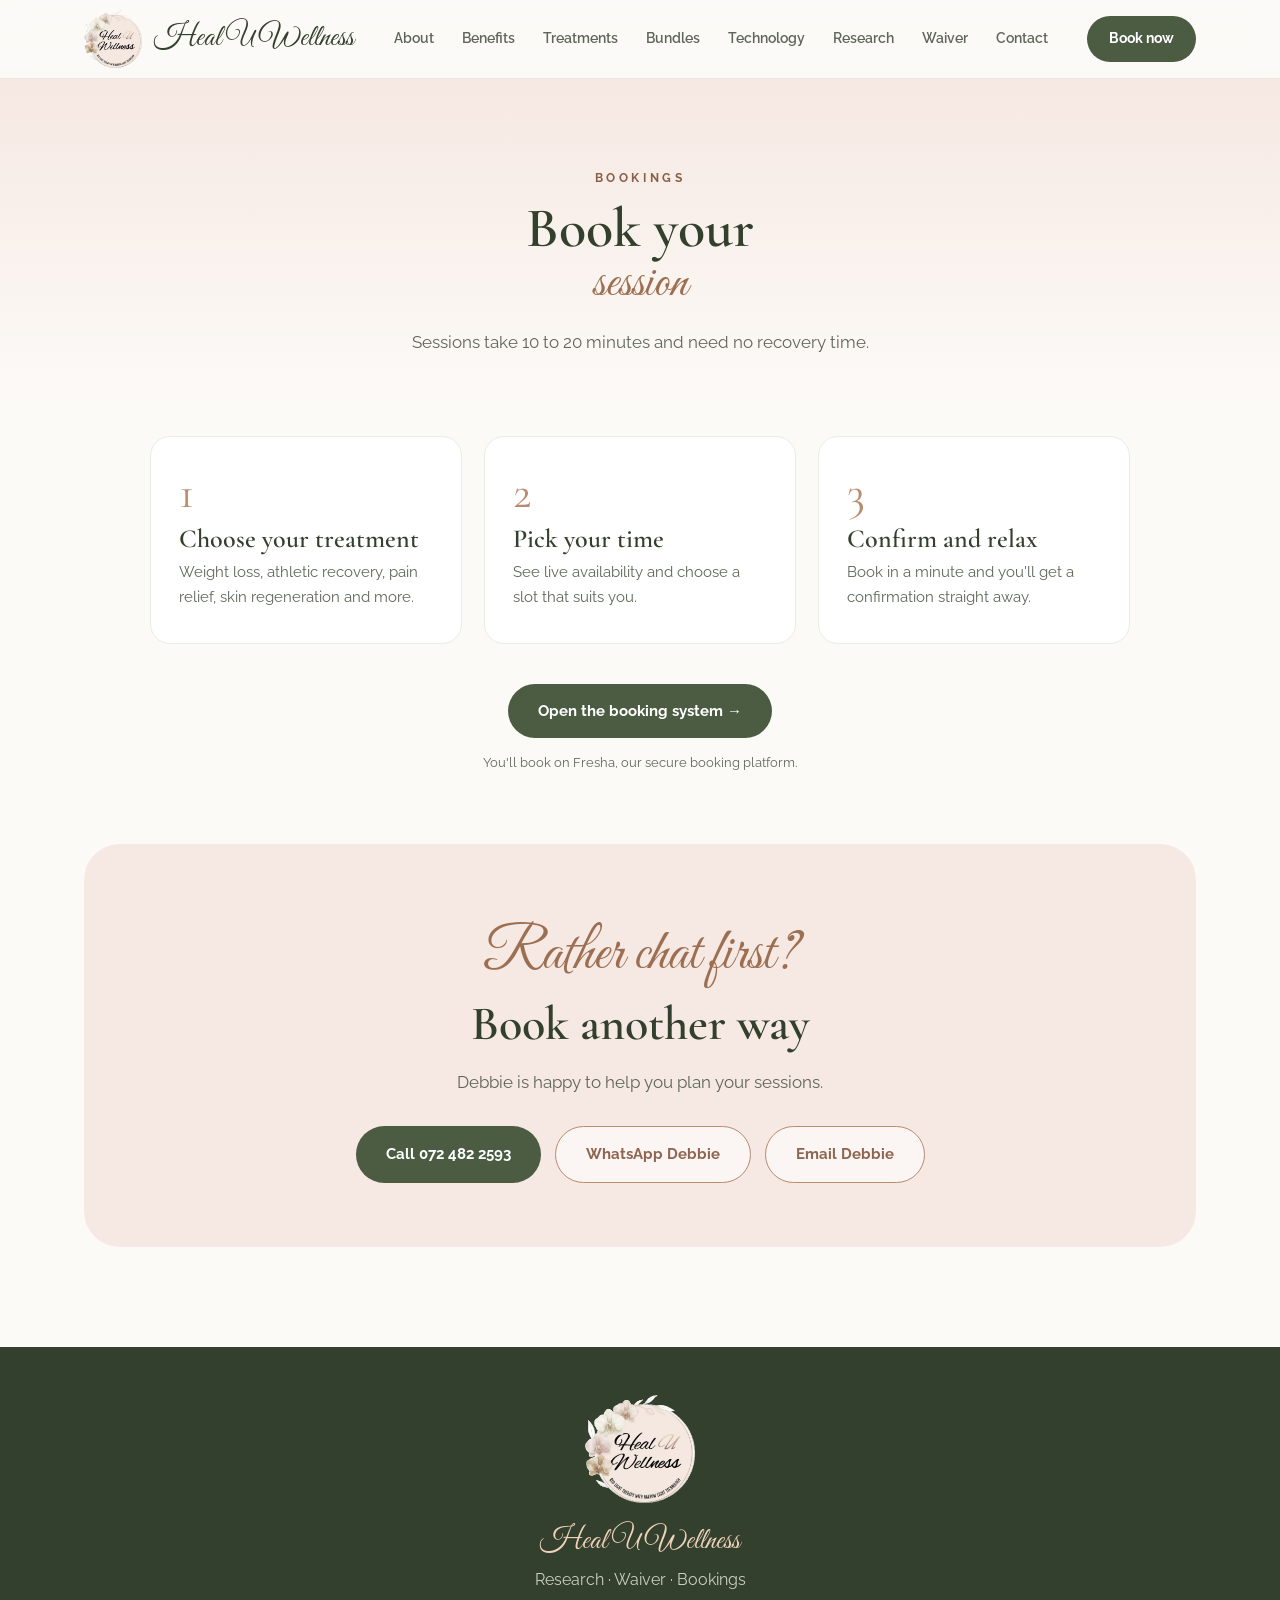
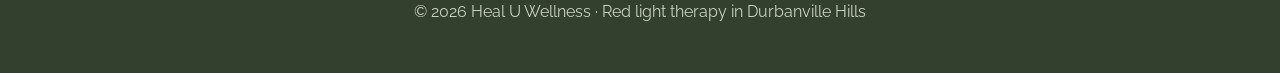
<file: booking.html>
<!DOCTYPE html>
<html lang="en">
<head>
  <meta charset="UTF-8">
  <meta name="viewport" content="width=device-width, initial-scale=1.0">

  <!-- Google tag (gtag.js) -->
  <script async src="https://www.googletagmanager.com/gtag/js?id=G-SNTFYKD85T"></script>
  <script>
    window.dataLayer = window.dataLayer || [];
    function gtag(){dataLayer.push(arguments);}
    gtag('js', new Date());

    gtag('config', 'G-SNTFYKD85T');
  </script>

  <title>Book Your Session - Heal U Wellness</title>
  <meta name="description" content="Book your red light therapy session at Heal U Wellness in Durbanville Hills. Choose from individual treatments or bundled packages.">
  <link rel="canonical" href="https://www.healuwellness.co.za/booking.html">
  <meta property="og:title" content="Book Your Session - Heal U Wellness">
  <meta property="og:description" content="Book your red light therapy session at Heal U Wellness in Durbanville Hills. Choose from individual treatments or bundled packages.">
  <meta property="og:url" content="https://www.healuwellness.co.za/booking.html">
  <meta property="og:type" content="website">
  <meta property="og:site_name" content="Heal U Wellness">
  <meta property="og:locale" content="en_ZA">
  <meta property="og:image" content="https://www.healuwellness.co.za/og-image.jpg">
  <meta property="og:image:width" content="1200">
  <meta property="og:image:height" content="630">
  <meta property="og:image:alt" content="Client relaxing under red light therapy at Heal U Wellness">
  <meta name="twitter:card" content="summary_large_image">
  <link rel="icon" type="image/x-icon" href="favicon.ico">
  <link rel="shortcut icon" type="image/x-icon" href="favicon.ico">
  <link rel="preconnect" href="https://fonts.googleapis.com">
  <link rel="preconnect" href="https://fonts.gstatic.com" crossorigin>
  <link href="https://fonts.googleapis.com/css2?family=Cormorant+Garamond:ital,wght@0,500;0,600;0,700;1,500&family=Great+Vibes&family=Raleway:wght@400;500;600;700&display=swap" rel="stylesheet">
  <style>
:root{
  --sage:#7A8E6D; --sage-deep:#4B5C42; --sage-ink:#33402D; --sage-soft:#E8EDE2; --sage-mist:#F3F6EF;
  --blush:#F6E8E2; --blush-deep:#EBD3CA; --rose:#B98C6E; --rose-text:#8A5F45; --rose-script:#9C6F52; --rose-dark:#8E6650;
  --cream:#FCFAF7; --ink:#2F2B2D; --muted:#5F6659; --red:#D9463A;
  --gold: linear-gradient(135deg,#D9B79A 0%,#B98C6E 45%,#8E6650 100%);
}
*{box-sizing:border-box;margin:0;padding:0}
body{font-family:Raleway,sans-serif;color:var(--ink);background:var(--cream);line-height:1.65;-webkit-font-smoothing:antialiased}
img{max-width:100%;display:block}
a{color:inherit;text-decoration:none}
.wrap{max-width:1160px;margin:0 auto;padding:0 24px}
h1,h2,h3{font-family:'Cormorant Garamond',serif;color:var(--sage-ink);line-height:1.1;font-weight:600}
.script{font-family:'Great Vibes',cursive;font-weight:400;color:var(--rose-script);}
.eyebrow{font-size:12px;letter-spacing:.3em;text-transform:uppercase;font-weight:700;color:var(--rose-text)}
.btn{display:inline-flex;align-items:center;gap:8px;padding:15px 30px;border-radius:999px;font-weight:700;font-size:15px;transition:transform .2s,box-shadow .2s}
.btn:hover{transform:translateY(-2px)}
.btn-primary{background:var(--sage-deep);color:#fff}
.btn-ghost{border:1.5px solid var(--rose);color:var(--rose-dark);background:rgba(255,255,255,.6)}
.btn-light{background:#fff;color:var(--sage-deep)}
.rule{width:48px;height:1.5px;background:var(--rose);margin:18px 0 0}
.center{text-align:center}.center .rule{margin:18px auto 0}

/* nav */
nav{position:sticky;top:0;z-index:20;background:rgba(252,250,247,.88);backdrop-filter:blur(12px);border-bottom:1px solid rgba(185,140,110,.18)}
nav .wrap{display:flex;align-items:center;justify-content:space-between;height:78px}
nav .brand{display:flex;align-items:center;gap:12px}
nav .brand img{width:58px;height:58px}
nav .brand span{font-family:'Great Vibes';font-size:30px;color:var(--sage-ink)}
nav ul{display:flex;gap:28px;list-style:none;font-size:14px;font-weight:600;color:var(--muted)}
nav ul a:hover{color:var(--rose-dark)}
nav .btn{padding:11px 22px;font-size:14px}

/* hero */
.hero{background:var(--cream)}
.hero .wrap{display:grid;grid-template-columns:1.05fr .95fr;gap:56px;align-items:center;padding-top:72px;padding-bottom:88px}
.hero h1{font-size:68px;margin:18px 0 6px}
.hero h1 .script{display:block;font-size:64px;margin-top:4px}
.hero p.lead{font-size:18px;color:var(--muted);max-width:500px;margin:18px 0 32px}
.hero .ctas{display:flex;gap:14px;flex-wrap:wrap}
.chips{display:flex;gap:10px;flex-wrap:wrap;margin-top:34px}
.chip{display:flex;align-items:center;gap:8px;font-size:14px;font-weight:600;color:var(--sage-deep)}.chip svg{color:var(--rose)}.chips{gap:22px !important}
.chip b{color:var(--rose-dark)}
.hero-art{position:relative;justify-self:center;width:440px;max-width:100%}
.arch{border-radius:220px 220px 28px 28px;overflow:hidden;aspect-ratio:4/5;box-shadow:0 24px 48px rgba(75,92,66,.14)}
.arch img{width:100%;height:100%;object-fit:cover;object-position:62% 50%}
.hero-art .badge{position:absolute;left:-70px;bottom:-40px;width:210px;filter:drop-shadow(0 18px 30px rgba(0,0,0,.12))}
.hero-art .glow{position:absolute;inset:10% -12% auto auto;width:240px;height:240px;border-radius:50%;background:radial-gradient(circle,rgba(217,70,58,.25),transparent 70%);z-index:-1}
.orchid-deco{position:absolute;right:-60px;top:40px;width:320px;opacity:.5;transform:rotate(-12deg);pointer-events:none}

/* benefits strip */
.strip{background:var(--sage-deep);color:#fff}
.strip .wrap{display:grid;grid-template-columns:repeat(5,1fr);gap:16px;padding:34px 24px}
.strip div{display:flex;flex-direction:column;align-items:center;gap:10px;font-weight:600;font-size:14px;text-align:center}
.strip img{width:46px;height:46px;filter:brightness(0) invert(1);opacity:.9}

section{padding:96px 0}
h2{font-size:48px}
.sub{color:var(--muted);font-size:17px;max-width:620px;margin:18px auto 0}

/* what it does */
.does{background:var(--blush)}
.does .grid{display:grid;grid-template-columns:repeat(2,1fr);gap:0 48px;max-width:900px;margin:48px auto 0}
.does .item{display:flex;gap:12px;align-items:flex-start;padding:14px 0;border-bottom:1px solid var(--blush-deep);font-weight:500}
.tick{flex:none;color:var(--rose);margin-top:3px}

/* treatments */
.cards{display:grid;grid-template-columns:repeat(4,1fr);gap:22px;margin-top:52px}
.card{background:#fff;border-radius:20px;padding:28px 24px 24px;border:1px solid var(--sage-soft);display:flex;flex-direction:column;transition:transform .25s,box-shadow .25s;position:relative}
.card:hover{border-color:var(--sage)}
.card .ico{width:54px;height:54px;border-radius:16px;background:var(--sage-mist);display:grid;place-items:center;font-size:26px;margin-bottom:16px}
.card h3{font-size:26px}
.card .meta{font-size:12px;font-weight:700;letter-spacing:.06em;text-transform:uppercase;color:var(--rose-dark);margin:6px 0 10px}
.card p{font-size:14.5px;color:var(--muted)}
.card ul{list-style:none;margin:14px 0 18px;font-size:14px}
.card li{padding-left:22px;position:relative;margin:5px 0;color:var(--sage-ink)}
.card li:before{content:'';position:absolute;left:2px;top:9px;width:8px;height:8px;border-radius:50%;background:var(--rose)}
.card .foot{margin-top:auto;display:flex;align-items:center;justify-content:space-between;gap:8px;padding-top:16px;border-top:1px dashed var(--blush-deep)}
.price{font-family:'Cormorant Garamond';font-size:26px;font-weight:700;color:var(--sage-ink)}
.price small{font-family:Raleway;font-size:11px;font-weight:600;color:var(--muted);display:block;letter-spacing:.05em;text-transform:uppercase}
.card .btn{padding:10px 18px;font-size:13px}

/* bundles */
.bundles{background:linear-gradient(180deg,var(--sage-mist),var(--sage-soft))}
.bgrid{display:grid;grid-template-columns:repeat(5,1fr);gap:18px;margin-top:48px}
.bundle{display:flex;flex-direction:column;align-items:center;background:#fff;border-radius:22px;padding:26px 20px 22px;text-align:center;position:relative;border:1px solid #fff;}
.bundle .save{order:3;font-size:12px;font-weight:700;letter-spacing:.06em;text-transform:uppercase;color:var(--rose-dark);margin:-8px 0 14px}.bundle h3{order:1}.bundle p{order:2}.bundle .price{order:2}.bundle .btn{order:4}
.bundle h3{font-size:22px;margin:10px 0 8px}
.bundle p{font-size:13.5px;color:var(--muted);min-height:44px}
.bundle .price{display:block;margin:12px 0 14px}
.bundle .btn{padding:10px 18px;font-size:13px;margin-top:auto}
.note{margin-top:30px;text-align:center;font-size:14px;color:var(--muted)}

/* tech */
.tech{background:var(--sage-ink);color:#E9EEE3}
.tech .wrap{display:grid;grid-template-columns:1fr 1fr;gap:64px;align-items:center}
.tech h2{color:#fff}.tech .eyebrow{background:linear-gradient(135deg,#F0D2BA,#D9B79A);-webkit-background-clip:text;background-clip:text}
.tech p{color:#D3DBCB;margin-top:18px}
.waves{display:flex;gap:16px;margin:30px 0}
.wave{flex:1;border:1px solid rgba(255,255,255,.18);border-radius:20px;padding:20px;background:rgba(255,255,255,.04)}
.wave b{display:block;font-family:'Cormorant Garamond';font-size:46px;line-height:1;color:#fff}
.wave b span{font-size:22px}
.wave i{font-style:normal;font-size:13px;color:#C2CCB9}
.wave.red b{color:#FF8A7A}
.science{list-style:none;display:grid;gap:12px;margin-top:8px}
.science li{display:flex;gap:12px;font-size:15px}
.science li strong{color:#fff}.science .dot{flex:none;width:6px;height:6px;border-radius:50%;background:#FF8A7A;margin-top:9px}
.tech .photo{border-radius:20px;overflow:hidden}

/* book */
.book .panel{background:var(--blush);border-radius:36px;padding:64px 40px;text-align:center;position:relative;overflow:hidden}
.book .panel .script{font-size:58px;display:block;margin-bottom:-6px}
.book .ctas{display:flex;gap:14px;justify-content:center;flex-wrap:wrap;margin-top:30px}
.book .orchid-l{position:absolute;left:-80px;bottom:-30px;width:300px;opacity:.55;transform:scaleX(-1) rotate(-8deg)}

/* contact */
.contact .wrap{display:grid;grid-template-columns:1fr 1.2fr;gap:28px}
.box{background:#fff;border-radius:26px;padding:34px;border:1px solid var(--sage-soft)}
.box h3{font-size:28px;margin-bottom:14px}
.box .line{display:flex;gap:12px;align-items:center;margin:12px 0;font-weight:500}
.box .line span{color:var(--rose);display:grid;place-items:center}
label{display:block;font-size:13px;font-weight:700;color:var(--sage-ink);margin:14px 0 6px}
input,textarea{width:100%;padding:13px 16px;border-radius:14px;border:1.5px solid var(--sage-soft);background:var(--sage-mist);font:inherit}
footer{background:var(--sage-ink);color:#C9D2BF;text-align:center;padding:48px 24px}
footer img{width:110px;margin:0 auto 14px}
footer .script{color:#F0D2BA;font-size:30px}

/* treatment finder */
.finder{background:var(--sage-mist)}
.quiz{max-width:760px;margin:44px auto 0;background:#fff;border-radius:24px;border:1px solid var(--sage-soft);padding:40px;min-height:330px;position:relative}
.quiz .step{font-size:12px;font-weight:700;letter-spacing:.2em;text-transform:uppercase;color:var(--rose-text)}
.quiz h3{font-size:32px;margin:8px 0 24px}
.opts{display:grid;grid-template-columns:repeat(2,1fr);gap:12px}
.opt{font:inherit;text-align:left;padding:16px 20px;border-radius:16px;border:1.5px solid var(--sage-soft);background:var(--cream);color:var(--sage-ink);font-weight:600;font-size:15px;cursor:pointer;transition:border-color .2s,background .2s,transform .2s}
.opt:hover{border-color:var(--sage);background:#fff;transform:translateY(-2px)}
.opt small{display:block;font-weight:500;color:var(--muted);font-size:13px;margin-top:2px}
.back{background:none;border:0;font:inherit;color:var(--muted);font-size:13px;font-weight:600;cursor:pointer;margin-top:22px}
.result .eyebrow{margin-bottom:6px}
.result h3{font-size:40px;margin:0 0 6px}
.result .plan{display:grid;grid-template-columns:repeat(3,1fr);gap:12px;margin:22px 0}
.result .plan div{background:var(--sage-mist);border-radius:14px;padding:14px 16px;font-size:13px;color:var(--muted)}
.result .plan b{display:block;font-family:'Cormorant Garamond';font-size:24px;color:var(--sage-ink);line-height:1.1}
.result .ctas{display:flex;gap:12px;flex-wrap:wrap}
.result .fine{font-size:12.5px;color:var(--muted);margin-top:18px}
.fade{animation:fadeIn .45s ease both}
@keyframes fadeIn{from{opacity:0;transform:translateY(10px)}to{opacity:1;transform:none}}

/* scroll reveal */
.reveal{opacity:0;transform:translateY(26px);transition:opacity .8s ease,transform .8s cubic-bezier(.2,.7,.2,1)}
.reveal.in{opacity:1;transform:none}
@media (prefers-reduced-motion:reduce){.reveal{opacity:1;transform:none;transition:none}.fade{animation:none}}
@media (max-width:640px){.opts{grid-template-columns:1fr}.quiz{padding:26px}.result .plan{grid-template-columns:1fr}}

/* meet debbie */
.meet .grid{display:grid;grid-template-columns:minmax(0,400px) minmax(0,1fr);gap:80px;align-items:center;max-width:1040px;margin:0 auto}
.meet .portrait{position:relative;max-width:400px}
.meet .portrait img{width:100%;height:auto;aspect-ratio:4/5;object-fit:cover;border-radius:220px 220px 24px 24px;display:block}
.meet .portrait::before{content:'';position:absolute;inset:-18px 18px 18px -18px;border:1.5px solid var(--rose);border-radius:220px 220px 24px 24px;opacity:.5;z-index:-1}
.meet h2{text-align:left}
.meet .script-hi{font-family:'Great Vibes';font-size:44px;color:var(--rose-script);line-height:1}
.meet p{color:var(--muted);font-size:16.5px;line-height:1.8;margin:0 0 16px}
.meet .sig{font-family:'Great Vibes';font-size:38px;color:var(--sage-deep);margin-top:6px}
.meet .rule{margin:18px 0 24px}
@media (max-width:900px){.meet .grid{grid-template-columns:1fr;gap:44px}.meet .portrait{max-width:360px;margin:0 auto}}

@media (max-width:900px){
  nav ul{display:none} nav .brand span{display:none} nav .btn{white-space:nowrap} .orchid-deco{width:200px;right:-70px;top:-10px;opacity:.35}
  .hero .wrap,.tech .wrap,.contact .wrap{grid-template-columns:1fr}
  .hero h1{font-size:46px}.hero h1 .script{font-size:44px}
  .hero-art{width:300px;margin:20px auto 40px}.hero-art .badge{width:150px;left:-40px}
  .strip .wrap{grid-template-columns:repeat(3,1fr)}
  .cards{grid-template-columns:1fr 1fr}.bgrid{grid-template-columns:1fr 1fr}
  .does .grid{grid-template-columns:1fr}
  h2{font-size:38px} section{padding:70px 0}
}
@media (max-width:560px){.cards,.bgrid{grid-template-columns:1fr}.strip .wrap{grid-template-columns:repeat(2,1fr)}}

/* reviews */
.reviews{padding-top:0}
.rv-head{display:flex;align-items:center;justify-content:center;gap:14px;margin-bottom:36px;font-size:14px;color:var(--muted);flex-wrap:wrap}
.rv-head b{font-family:'Cormorant Garamond';font-size:34px;color:var(--sage-ink);font-weight:600}
.rv-head a{color:var(--rose-dark);font-weight:600}
.stars{display:inline-flex;gap:3px;color:var(--rose)}
.stars svg{width:16px;height:16px}
.rvs{display:grid;grid-template-columns:repeat(3,1fr);gap:22px}
.rv{background:#fff;border:1px solid var(--sage-soft);border-radius:20px;padding:30px 28px;position:relative}
.rv::before{content:'\201C';position:absolute;top:6px;right:22px;font-family:'Cormorant Garamond';font-size:90px;color:var(--blush);line-height:1}
.rv q{display:block;quotes:none;font-family:'Cormorant Garamond';font-size:23px;line-height:1.35;color:var(--sage-ink);margin:14px 0 18px}
.rv .who{font-size:13px;font-weight:700;color:var(--sage-ink)}
.rv .who span{display:block;font-weight:500;color:var(--muted);margin-top:2px}
@media (max-width:900px){.rvs{grid-template-columns:1fr}}

/* production extras */
.nav-end{display:flex;align-items:center;gap:10px}
.menu-btn{display:none;background:none;border:0;color:var(--sage-ink);cursor:pointer;padding:6px}
.research-link{display:inline-block;margin-top:22px;color:#E8C9B5;font-weight:600;font-size:14px}
.contact .line a{color:inherit}
.flinks{margin-bottom:6px}.flinks a{color:inherit}
button.btn{border:0;font:inherit;cursor:pointer}
@media (max-width:900px){
  .menu-btn{display:block}
  nav ul.open{display:flex;flex-direction:column;gap:0;position:absolute;top:78px;left:0;right:0;background:var(--cream);border-bottom:1px solid rgba(185,140,110,.25);padding:8px 24px 16px}
  nav ul.open a{display:block;padding:12px 0}
}

/* inner pages */
.page-head{padding:90px 0 40px;text-align:center;background:linear-gradient(180deg,var(--blush) 0%,var(--cream) 100%)}
.page-head h1{font-family:'Cormorant Garamond';font-weight:600;font-size:56px;line-height:1.05;color:var(--sage-ink);margin:10px 0 0}
.page-head h1 .script{display:block;font-size:50px}
.page-head .sub{max-width:620px;margin:18px auto 0}
.inner{padding:40px 0 100px}
nav ul a[aria-current]{color:var(--rose-dark)}
.steps{display:grid;grid-template-columns:repeat(3,1fr);gap:22px;max-width:980px;margin:0 auto}
.step{background:#fff;border:1px solid var(--sage-soft);border-radius:20px;padding:32px 28px}
.step .n{font-family:'Cormorant Garamond';font-size:46px;line-height:1;color:var(--rose)}
.step h3{font-family:'Cormorant Garamond';font-size:26px;color:var(--sage-ink);margin:10px 0 6px}
.step p{color:var(--muted);font-size:15px;line-height:1.7}
.go{text-align:center;margin:40px 0 70px}
.go .fine{font-size:13px;color:var(--muted);margin-top:14px}
.waiver-box{max-width:860px;margin:0 auto;background:#fff;border:1px solid var(--sage-soft);border-radius:24px;padding:28px;min-height:400px}
.rgrid{display:grid;grid-template-columns:repeat(2,1fr);gap:22px}
.rcard{background:#fff;border:1px solid var(--sage-soft);border-radius:20px;padding:34px 32px}
.rcard h2{font-family:'Cormorant Garamond';font-size:30px;text-align:left;color:var(--sage-ink);margin:0 0 10px}
.rcard>p{color:var(--muted);font-size:15px;line-height:1.75;margin-bottom:18px}
.rcard ul{list-style:none;border-top:1px solid var(--sage-soft)}
.rcard li a{display:flex;justify-content:space-between;gap:16px;padding:12px 0;border-bottom:1px solid var(--sage-soft);font-size:14.5px;font-weight:600;color:var(--sage-deep)}
.rcard li a:hover{color:var(--rose-dark)}
.rcard li svg{flex:none;margin-top:3px;color:var(--rose)}
.note{max-width:760px;margin:40px auto 0;text-align:center;font-size:13px;color:var(--muted)}
@media (max-width:900px){.steps,.rgrid{grid-template-columns:1fr}.page-head{padding:60px 0 30px}.page-head h1{font-size:42px}.page-head h1 .script{font-size:40px}}

/* accessibility */
.sr-only{position:absolute;width:1px;height:1px;padding:0;margin:-1px;overflow:hidden;clip:rect(0,0,0,0);white-space:nowrap;border:0}
.skip{position:absolute;left:16px;top:-60px;z-index:100;background:var(--sage-ink);color:#fff;padding:12px 18px;border-radius:12px;font-weight:700;font-size:14px}
.skip:focus{top:12px}
a:focus-visible,button:focus-visible,input:focus-visible,textarea:focus-visible,iframe:focus-visible,[tabindex]:focus-visible{outline:3px solid var(--sage-deep);outline-offset:3px}
.tech a:focus-visible,.strip a:focus-visible{outline-color:#F0D2BA}
</style>
</head>
<body id="top">
<a class="skip" href="#main">Skip to content</a>
<nav aria-label="Main"><div class="wrap">
  <a class="brand" href="index.html#top"><img src="heal-u-wellness-logo-round.webp" alt="Heal U Wellness"><span aria-hidden="true">Heal U Wellness</span></a>
  <ul id="nav-menu"><li><a href="index.html#about">About</a></li><li><a href="index.html#benefits">Benefits</a></li><li><a href="index.html#treatments">Treatments</a></li><li><a href="index.html#bundles">Bundles</a></li><li><a href="index.html#technology">Technology</a></li><li><a href="research.html">Research</a></li><li><a href="waiver.html">Waiver</a></li><li><a href="index.html#contact">Contact</a></li></ul>
  <div class="nav-end"><a class="btn btn-primary" href="https://www.fresha.com/book-now/heal-u-wellness-oq3bak8i/all-offer?share=true&amp;pId=2724512" target="_blank" rel="noopener">Book now<span class="sr-only"> (opens in a new tab)</span></a><button class="menu-btn" aria-label="Menu" aria-expanded="false" aria-controls="nav-menu"><svg aria-hidden="true" focusable="false" width="22" height="22" viewBox="0 0 24 24" fill="none" stroke="currentColor" stroke-width="1.8" stroke-linecap="round"><path d="M4 7h16M4 12h16M4 17h16"/></svg></button></div>
</div></nav>
<main id="main">
<div class="page-head"><div class="wrap"><div class="eyebrow">Bookings</div><h1>Book your <span class="script">session</span></h1><p class="sub">Sessions take 10 to 20 minutes and need no recovery time.</p></div></div>
<div class="inner"><div class="wrap">
<h2 class="sr-only">How booking works</h2>
<div class="steps"><div class="step"><div class="n">1</div><h3>Choose your treatment</h3><p>Weight loss, athletic recovery, pain relief, skin regeneration and more.</p></div><div class="step"><div class="n">2</div><h3>Pick your time</h3><p>See live availability and choose a slot that suits you.</p></div><div class="step"><div class="n">3</div><h3>Confirm and relax</h3><p>Book in a minute and you'll get a confirmation straight away.</p></div></div>
<div class="go"><a class="btn btn-primary" href="https://www.fresha.com/book-now/heal-u-wellness-oq3bak8i/all-offer?share=true&amp;pId=2724512" target="_blank" rel="noopener">Open the booking system →<span class="sr-only"> (opens in a new tab)</span></a><p class="fine">You'll book on Fresha, our secure booking platform.</p></div>
<section class="book" style="padding:0"><div class="panel">
  <span class="script">Rather chat first?</span>
  <h2>Book another way</h2>
  <p class="sub">Debbie is happy to help you plan your sessions.</p>
  <div class="ctas"><a class="btn btn-primary" href="tel:+27724822593">Call 072 482 2593</a><a class="btn btn-ghost" href="https://wa.me/27724822593" target="_blank" rel="noopener">WhatsApp Debbie<span class="sr-only"> (opens in a new tab)</span></a><a class="btn btn-ghost" href="mailto:Debbie@healuwellness.co.za">Email Debbie</a></div>
</div></section>
</div></div>
</main>
<footer><img src="heal-u-wellness-logo-round.webp" alt=""><div class="script">Heal U Wellness</div><p class="flinks"><a href="research.html">Research</a> · <a href="waiver.html">Waiver</a> · <a href="booking.html">Bookings</a></p><p>© 2026 Heal U Wellness · Red light therapy in Durbanville Hills</p></footer>
<script>
const menuBtn = document.querySelector('.menu-btn'), menu = document.querySelector('nav ul');
menuBtn.addEventListener('click', () => menuBtn.setAttribute('aria-expanded', menu.classList.toggle('open')));
const closeMenu = () => { menu.classList.remove('open'); menuBtn.setAttribute('aria-expanded', false); };
menu.addEventListener('click', e => { if (e.target.closest('a')) closeMenu(); });
document.addEventListener('keydown', e => { if (e.key === 'Escape' && menu.classList.contains('open')) { closeMenu(); menuBtn.focus(); } });
</script>
</body>
</html>
</file>
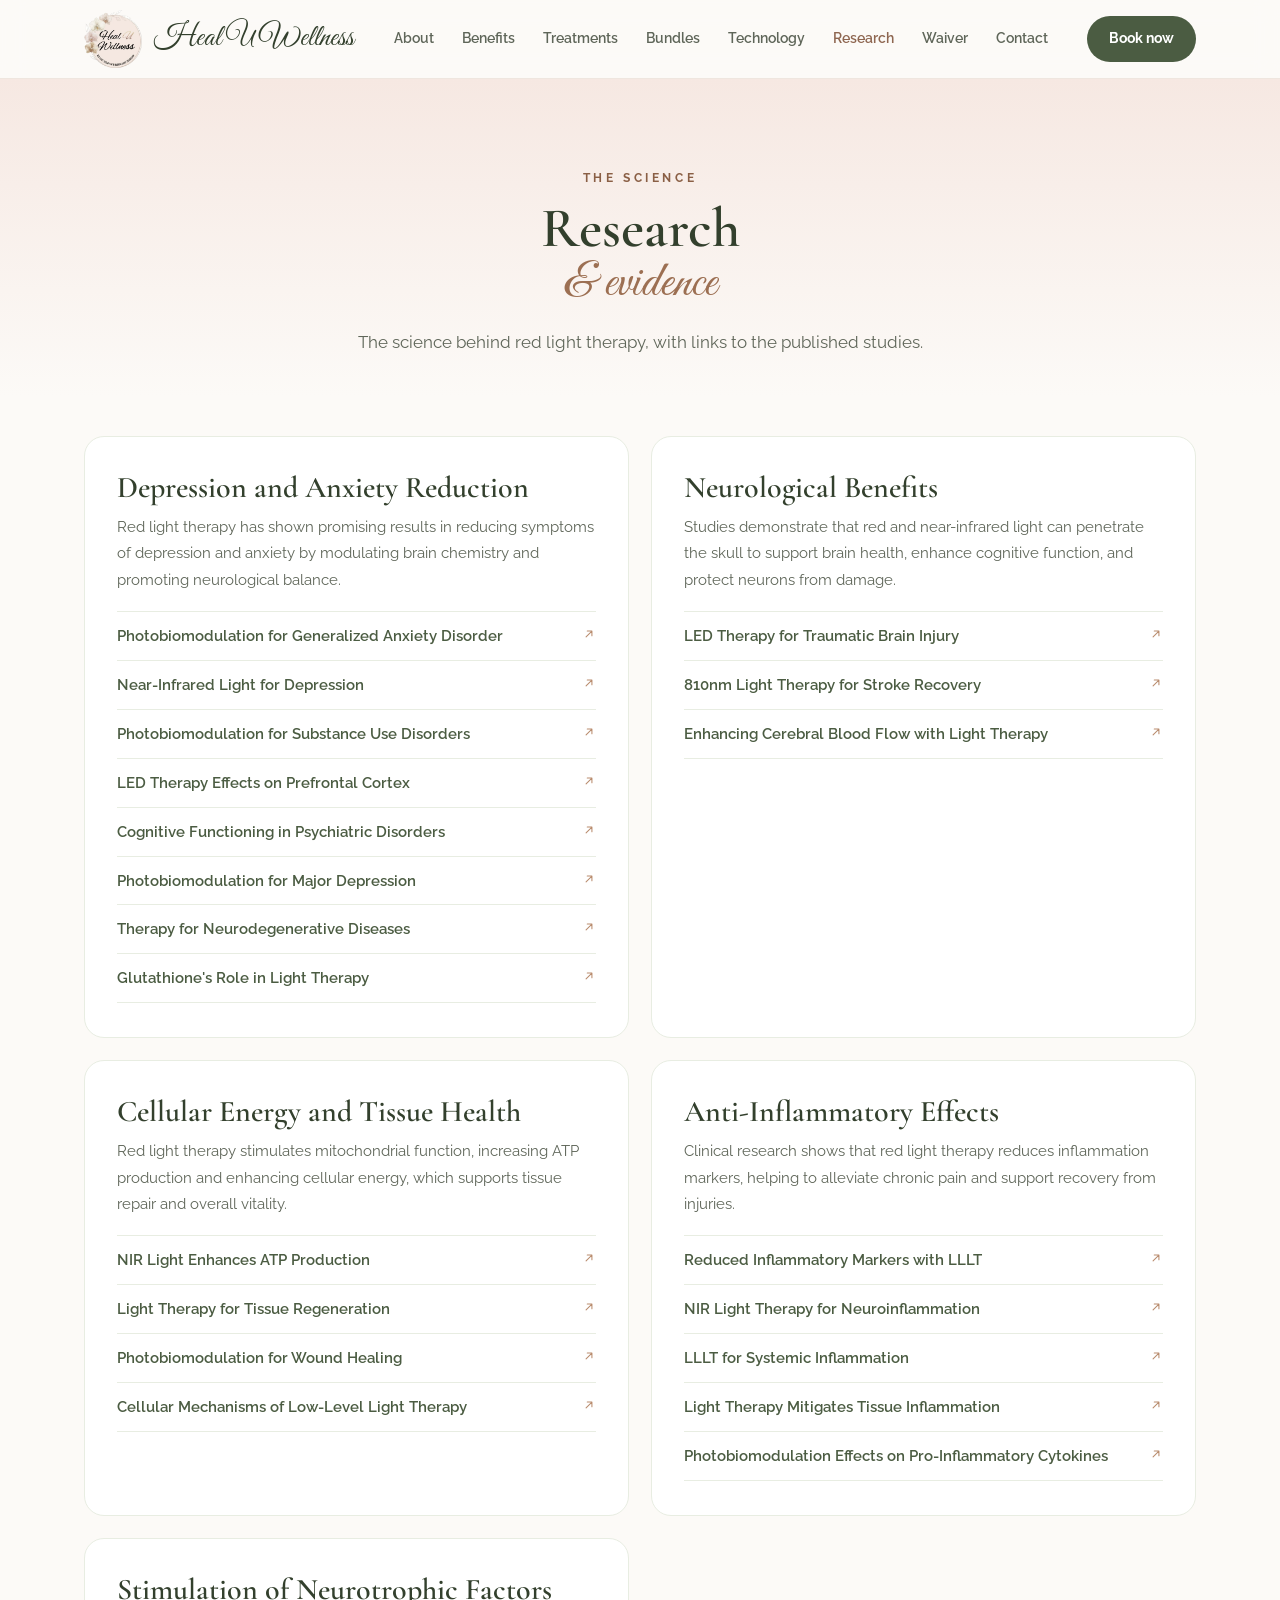
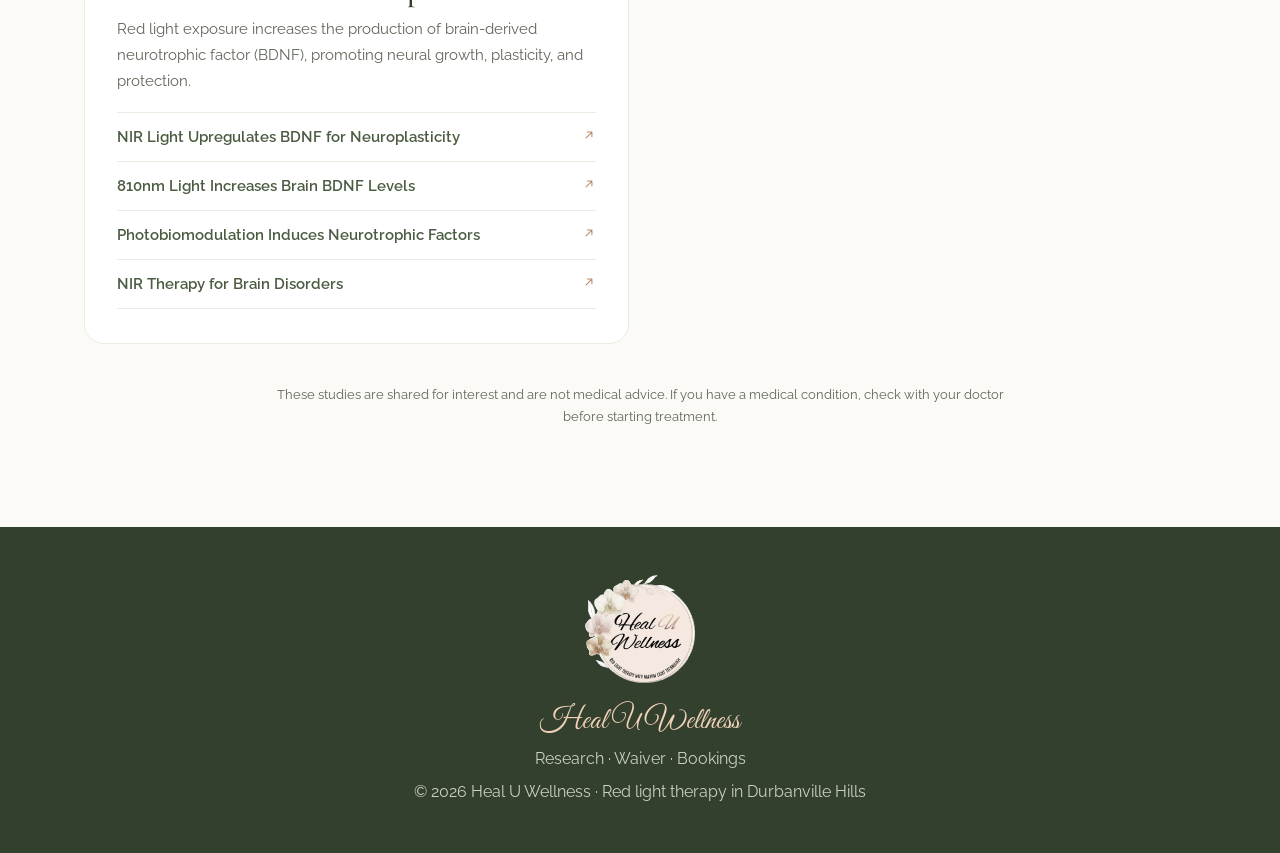
<file: research.html>
<!DOCTYPE html>
<html lang="en">
<head>
  <meta charset="UTF-8">
  <meta name="viewport" content="width=device-width, initial-scale=1.0">

  <!-- Google tag (gtag.js) -->
  <script async src="https://www.googletagmanager.com/gtag/js?id=G-SNTFYKD85T"></script>
  <script>
    window.dataLayer = window.dataLayer || [];
    function gtag(){dataLayer.push(arguments);}
    gtag('js', new Date());

    gtag('config', 'G-SNTFYKD85T');
  </script>

  <title>Research & Science - Heal U Wellness</title>
  <meta name="description" content="Explore the science behind red and near-infrared light therapy. Research and clinical evidence supporting Heal U Wellness treatments.">
  <link rel="canonical" href="https://www.healuwellness.co.za/research.html">
  <meta property="og:title" content="Research & Science - Heal U Wellness">
  <meta property="og:description" content="Explore the science behind red and near-infrared light therapy. Research and clinical evidence supporting Heal U Wellness treatments.">
  <meta property="og:url" content="https://www.healuwellness.co.za/research.html">
  <meta property="og:type" content="website">
  <meta property="og:site_name" content="Heal U Wellness">
  <meta property="og:locale" content="en_ZA">
  <meta property="og:image" content="https://www.healuwellness.co.za/og-image.jpg">
  <meta property="og:image:width" content="1200">
  <meta property="og:image:height" content="630">
  <meta property="og:image:alt" content="Client relaxing under red light therapy at Heal U Wellness">
  <meta name="twitter:card" content="summary_large_image">
  <link rel="icon" type="image/x-icon" href="favicon.ico">
  <link rel="shortcut icon" type="image/x-icon" href="favicon.ico">
  <link rel="preconnect" href="https://fonts.googleapis.com">
  <link rel="preconnect" href="https://fonts.gstatic.com" crossorigin>
  <link href="https://fonts.googleapis.com/css2?family=Cormorant+Garamond:ital,wght@0,500;0,600;0,700;1,500&family=Great+Vibes&family=Raleway:wght@400;500;600;700&display=swap" rel="stylesheet">
  <style>
:root{
  --sage:#7A8E6D; --sage-deep:#4B5C42; --sage-ink:#33402D; --sage-soft:#E8EDE2; --sage-mist:#F3F6EF;
  --blush:#F6E8E2; --blush-deep:#EBD3CA; --rose:#B98C6E; --rose-text:#8A5F45; --rose-script:#9C6F52; --rose-dark:#8E6650;
  --cream:#FCFAF7; --ink:#2F2B2D; --muted:#5F6659; --red:#D9463A;
  --gold: linear-gradient(135deg,#D9B79A 0%,#B98C6E 45%,#8E6650 100%);
}
*{box-sizing:border-box;margin:0;padding:0}
body{font-family:Raleway,sans-serif;color:var(--ink);background:var(--cream);line-height:1.65;-webkit-font-smoothing:antialiased}
img{max-width:100%;display:block}
a{color:inherit;text-decoration:none}
.wrap{max-width:1160px;margin:0 auto;padding:0 24px}
h1,h2,h3{font-family:'Cormorant Garamond',serif;color:var(--sage-ink);line-height:1.1;font-weight:600}
.script{font-family:'Great Vibes',cursive;font-weight:400;color:var(--rose-script);}
.eyebrow{font-size:12px;letter-spacing:.3em;text-transform:uppercase;font-weight:700;color:var(--rose-text)}
.btn{display:inline-flex;align-items:center;gap:8px;padding:15px 30px;border-radius:999px;font-weight:700;font-size:15px;transition:transform .2s,box-shadow .2s}
.btn:hover{transform:translateY(-2px)}
.btn-primary{background:var(--sage-deep);color:#fff}
.btn-ghost{border:1.5px solid var(--rose);color:var(--rose-dark);background:rgba(255,255,255,.6)}
.btn-light{background:#fff;color:var(--sage-deep)}
.rule{width:48px;height:1.5px;background:var(--rose);margin:18px 0 0}
.center{text-align:center}.center .rule{margin:18px auto 0}

/* nav */
nav{position:sticky;top:0;z-index:20;background:rgba(252,250,247,.88);backdrop-filter:blur(12px);border-bottom:1px solid rgba(185,140,110,.18)}
nav .wrap{display:flex;align-items:center;justify-content:space-between;height:78px}
nav .brand{display:flex;align-items:center;gap:12px}
nav .brand img{width:58px;height:58px}
nav .brand span{font-family:'Great Vibes';font-size:30px;color:var(--sage-ink)}
nav ul{display:flex;gap:28px;list-style:none;font-size:14px;font-weight:600;color:var(--muted)}
nav ul a:hover{color:var(--rose-dark)}
nav .btn{padding:11px 22px;font-size:14px}

/* hero */
.hero{background:var(--cream)}
.hero .wrap{display:grid;grid-template-columns:1.05fr .95fr;gap:56px;align-items:center;padding-top:72px;padding-bottom:88px}
.hero h1{font-size:68px;margin:18px 0 6px}
.hero h1 .script{display:block;font-size:64px;margin-top:4px}
.hero p.lead{font-size:18px;color:var(--muted);max-width:500px;margin:18px 0 32px}
.hero .ctas{display:flex;gap:14px;flex-wrap:wrap}
.chips{display:flex;gap:10px;flex-wrap:wrap;margin-top:34px}
.chip{display:flex;align-items:center;gap:8px;font-size:14px;font-weight:600;color:var(--sage-deep)}.chip svg{color:var(--rose)}.chips{gap:22px !important}
.chip b{color:var(--rose-dark)}
.hero-art{position:relative;justify-self:center;width:440px;max-width:100%}
.arch{border-radius:220px 220px 28px 28px;overflow:hidden;aspect-ratio:4/5;box-shadow:0 24px 48px rgba(75,92,66,.14)}
.arch img{width:100%;height:100%;object-fit:cover;object-position:62% 50%}
.hero-art .badge{position:absolute;left:-70px;bottom:-40px;width:210px;filter:drop-shadow(0 18px 30px rgba(0,0,0,.12))}
.hero-art .glow{position:absolute;inset:10% -12% auto auto;width:240px;height:240px;border-radius:50%;background:radial-gradient(circle,rgba(217,70,58,.25),transparent 70%);z-index:-1}
.orchid-deco{position:absolute;right:-60px;top:40px;width:320px;opacity:.5;transform:rotate(-12deg);pointer-events:none}

/* benefits strip */
.strip{background:var(--sage-deep);color:#fff}
.strip .wrap{display:grid;grid-template-columns:repeat(5,1fr);gap:16px;padding:34px 24px}
.strip div{display:flex;flex-direction:column;align-items:center;gap:10px;font-weight:600;font-size:14px;text-align:center}
.strip img{width:46px;height:46px;filter:brightness(0) invert(1);opacity:.9}

section{padding:96px 0}
h2{font-size:48px}
.sub{color:var(--muted);font-size:17px;max-width:620px;margin:18px auto 0}

/* what it does */
.does{background:var(--blush)}
.does .grid{display:grid;grid-template-columns:repeat(2,1fr);gap:0 48px;max-width:900px;margin:48px auto 0}
.does .item{display:flex;gap:12px;align-items:flex-start;padding:14px 0;border-bottom:1px solid var(--blush-deep);font-weight:500}
.tick{flex:none;color:var(--rose);margin-top:3px}

/* treatments */
.cards{display:grid;grid-template-columns:repeat(4,1fr);gap:22px;margin-top:52px}
.card{background:#fff;border-radius:20px;padding:28px 24px 24px;border:1px solid var(--sage-soft);display:flex;flex-direction:column;transition:transform .25s,box-shadow .25s;position:relative}
.card:hover{border-color:var(--sage)}
.card .ico{width:54px;height:54px;border-radius:16px;background:var(--sage-mist);display:grid;place-items:center;font-size:26px;margin-bottom:16px}
.card h3{font-size:26px}
.card .meta{font-size:12px;font-weight:700;letter-spacing:.06em;text-transform:uppercase;color:var(--rose-dark);margin:6px 0 10px}
.card p{font-size:14.5px;color:var(--muted)}
.card ul{list-style:none;margin:14px 0 18px;font-size:14px}
.card li{padding-left:22px;position:relative;margin:5px 0;color:var(--sage-ink)}
.card li:before{content:'';position:absolute;left:2px;top:9px;width:8px;height:8px;border-radius:50%;background:var(--rose)}
.card .foot{margin-top:auto;display:flex;align-items:center;justify-content:space-between;gap:8px;padding-top:16px;border-top:1px dashed var(--blush-deep)}
.price{font-family:'Cormorant Garamond';font-size:26px;font-weight:700;color:var(--sage-ink)}
.price small{font-family:Raleway;font-size:11px;font-weight:600;color:var(--muted);display:block;letter-spacing:.05em;text-transform:uppercase}
.card .btn{padding:10px 18px;font-size:13px}

/* bundles */
.bundles{background:linear-gradient(180deg,var(--sage-mist),var(--sage-soft))}
.bgrid{display:grid;grid-template-columns:repeat(5,1fr);gap:18px;margin-top:48px}
.bundle{display:flex;flex-direction:column;align-items:center;background:#fff;border-radius:22px;padding:26px 20px 22px;text-align:center;position:relative;border:1px solid #fff;}
.bundle .save{order:3;font-size:12px;font-weight:700;letter-spacing:.06em;text-transform:uppercase;color:var(--rose-dark);margin:-8px 0 14px}.bundle h3{order:1}.bundle p{order:2}.bundle .price{order:2}.bundle .btn{order:4}
.bundle h3{font-size:22px;margin:10px 0 8px}
.bundle p{font-size:13.5px;color:var(--muted);min-height:44px}
.bundle .price{display:block;margin:12px 0 14px}
.bundle .btn{padding:10px 18px;font-size:13px;margin-top:auto}
.note{margin-top:30px;text-align:center;font-size:14px;color:var(--muted)}

/* tech */
.tech{background:var(--sage-ink);color:#E9EEE3}
.tech .wrap{display:grid;grid-template-columns:1fr 1fr;gap:64px;align-items:center}
.tech h2{color:#fff}.tech .eyebrow{background:linear-gradient(135deg,#F0D2BA,#D9B79A);-webkit-background-clip:text;background-clip:text}
.tech p{color:#D3DBCB;margin-top:18px}
.waves{display:flex;gap:16px;margin:30px 0}
.wave{flex:1;border:1px solid rgba(255,255,255,.18);border-radius:20px;padding:20px;background:rgba(255,255,255,.04)}
.wave b{display:block;font-family:'Cormorant Garamond';font-size:46px;line-height:1;color:#fff}
.wave b span{font-size:22px}
.wave i{font-style:normal;font-size:13px;color:#C2CCB9}
.wave.red b{color:#FF8A7A}
.science{list-style:none;display:grid;gap:12px;margin-top:8px}
.science li{display:flex;gap:12px;font-size:15px}
.science li strong{color:#fff}.science .dot{flex:none;width:6px;height:6px;border-radius:50%;background:#FF8A7A;margin-top:9px}
.tech .photo{border-radius:20px;overflow:hidden}

/* book */
.book .panel{background:var(--blush);border-radius:36px;padding:64px 40px;text-align:center;position:relative;overflow:hidden}
.book .panel .script{font-size:58px;display:block;margin-bottom:-6px}
.book .ctas{display:flex;gap:14px;justify-content:center;flex-wrap:wrap;margin-top:30px}
.book .orchid-l{position:absolute;left:-80px;bottom:-30px;width:300px;opacity:.55;transform:scaleX(-1) rotate(-8deg)}

/* contact */
.contact .wrap{display:grid;grid-template-columns:1fr 1.2fr;gap:28px}
.box{background:#fff;border-radius:26px;padding:34px;border:1px solid var(--sage-soft)}
.box h3{font-size:28px;margin-bottom:14px}
.box .line{display:flex;gap:12px;align-items:center;margin:12px 0;font-weight:500}
.box .line span{color:var(--rose);display:grid;place-items:center}
label{display:block;font-size:13px;font-weight:700;color:var(--sage-ink);margin:14px 0 6px}
input,textarea{width:100%;padding:13px 16px;border-radius:14px;border:1.5px solid var(--sage-soft);background:var(--sage-mist);font:inherit}
footer{background:var(--sage-ink);color:#C9D2BF;text-align:center;padding:48px 24px}
footer img{width:110px;margin:0 auto 14px}
footer .script{color:#F0D2BA;font-size:30px}

/* treatment finder */
.finder{background:var(--sage-mist)}
.quiz{max-width:760px;margin:44px auto 0;background:#fff;border-radius:24px;border:1px solid var(--sage-soft);padding:40px;min-height:330px;position:relative}
.quiz .step{font-size:12px;font-weight:700;letter-spacing:.2em;text-transform:uppercase;color:var(--rose-text)}
.quiz h3{font-size:32px;margin:8px 0 24px}
.opts{display:grid;grid-template-columns:repeat(2,1fr);gap:12px}
.opt{font:inherit;text-align:left;padding:16px 20px;border-radius:16px;border:1.5px solid var(--sage-soft);background:var(--cream);color:var(--sage-ink);font-weight:600;font-size:15px;cursor:pointer;transition:border-color .2s,background .2s,transform .2s}
.opt:hover{border-color:var(--sage);background:#fff;transform:translateY(-2px)}
.opt small{display:block;font-weight:500;color:var(--muted);font-size:13px;margin-top:2px}
.back{background:none;border:0;font:inherit;color:var(--muted);font-size:13px;font-weight:600;cursor:pointer;margin-top:22px}
.result .eyebrow{margin-bottom:6px}
.result h3{font-size:40px;margin:0 0 6px}
.result .plan{display:grid;grid-template-columns:repeat(3,1fr);gap:12px;margin:22px 0}
.result .plan div{background:var(--sage-mist);border-radius:14px;padding:14px 16px;font-size:13px;color:var(--muted)}
.result .plan b{display:block;font-family:'Cormorant Garamond';font-size:24px;color:var(--sage-ink);line-height:1.1}
.result .ctas{display:flex;gap:12px;flex-wrap:wrap}
.result .fine{font-size:12.5px;color:var(--muted);margin-top:18px}
.fade{animation:fadeIn .45s ease both}
@keyframes fadeIn{from{opacity:0;transform:translateY(10px)}to{opacity:1;transform:none}}

/* scroll reveal */
.reveal{opacity:0;transform:translateY(26px);transition:opacity .8s ease,transform .8s cubic-bezier(.2,.7,.2,1)}
.reveal.in{opacity:1;transform:none}
@media (prefers-reduced-motion:reduce){.reveal{opacity:1;transform:none;transition:none}.fade{animation:none}}
@media (max-width:640px){.opts{grid-template-columns:1fr}.quiz{padding:26px}.result .plan{grid-template-columns:1fr}}

/* meet debbie */
.meet .grid{display:grid;grid-template-columns:minmax(0,400px) minmax(0,1fr);gap:80px;align-items:center;max-width:1040px;margin:0 auto}
.meet .portrait{position:relative;max-width:400px}
.meet .portrait img{width:100%;height:auto;aspect-ratio:4/5;object-fit:cover;border-radius:220px 220px 24px 24px;display:block}
.meet .portrait::before{content:'';position:absolute;inset:-18px 18px 18px -18px;border:1.5px solid var(--rose);border-radius:220px 220px 24px 24px;opacity:.5;z-index:-1}
.meet h2{text-align:left}
.meet .script-hi{font-family:'Great Vibes';font-size:44px;color:var(--rose-script);line-height:1}
.meet p{color:var(--muted);font-size:16.5px;line-height:1.8;margin:0 0 16px}
.meet .sig{font-family:'Great Vibes';font-size:38px;color:var(--sage-deep);margin-top:6px}
.meet .rule{margin:18px 0 24px}
@media (max-width:900px){.meet .grid{grid-template-columns:1fr;gap:44px}.meet .portrait{max-width:360px;margin:0 auto}}

@media (max-width:900px){
  nav ul{display:none} nav .brand span{display:none} nav .btn{white-space:nowrap} .orchid-deco{width:200px;right:-70px;top:-10px;opacity:.35}
  .hero .wrap,.tech .wrap,.contact .wrap{grid-template-columns:1fr}
  .hero h1{font-size:46px}.hero h1 .script{font-size:44px}
  .hero-art{width:300px;margin:20px auto 40px}.hero-art .badge{width:150px;left:-40px}
  .strip .wrap{grid-template-columns:repeat(3,1fr)}
  .cards{grid-template-columns:1fr 1fr}.bgrid{grid-template-columns:1fr 1fr}
  .does .grid{grid-template-columns:1fr}
  h2{font-size:38px} section{padding:70px 0}
}
@media (max-width:560px){.cards,.bgrid{grid-template-columns:1fr}.strip .wrap{grid-template-columns:repeat(2,1fr)}}

/* reviews */
.reviews{padding-top:0}
.rv-head{display:flex;align-items:center;justify-content:center;gap:14px;margin-bottom:36px;font-size:14px;color:var(--muted);flex-wrap:wrap}
.rv-head b{font-family:'Cormorant Garamond';font-size:34px;color:var(--sage-ink);font-weight:600}
.rv-head a{color:var(--rose-dark);font-weight:600}
.stars{display:inline-flex;gap:3px;color:var(--rose)}
.stars svg{width:16px;height:16px}
.rvs{display:grid;grid-template-columns:repeat(3,1fr);gap:22px}
.rv{background:#fff;border:1px solid var(--sage-soft);border-radius:20px;padding:30px 28px;position:relative}
.rv::before{content:'\201C';position:absolute;top:6px;right:22px;font-family:'Cormorant Garamond';font-size:90px;color:var(--blush);line-height:1}
.rv q{display:block;quotes:none;font-family:'Cormorant Garamond';font-size:23px;line-height:1.35;color:var(--sage-ink);margin:14px 0 18px}
.rv .who{font-size:13px;font-weight:700;color:var(--sage-ink)}
.rv .who span{display:block;font-weight:500;color:var(--muted);margin-top:2px}
@media (max-width:900px){.rvs{grid-template-columns:1fr}}

/* production extras */
.nav-end{display:flex;align-items:center;gap:10px}
.menu-btn{display:none;background:none;border:0;color:var(--sage-ink);cursor:pointer;padding:6px}
.research-link{display:inline-block;margin-top:22px;color:#E8C9B5;font-weight:600;font-size:14px}
.contact .line a{color:inherit}
.flinks{margin-bottom:6px}.flinks a{color:inherit}
button.btn{border:0;font:inherit;cursor:pointer}
@media (max-width:900px){
  .menu-btn{display:block}
  nav ul.open{display:flex;flex-direction:column;gap:0;position:absolute;top:78px;left:0;right:0;background:var(--cream);border-bottom:1px solid rgba(185,140,110,.25);padding:8px 24px 16px}
  nav ul.open a{display:block;padding:12px 0}
}

/* inner pages */
.page-head{padding:90px 0 40px;text-align:center;background:linear-gradient(180deg,var(--blush) 0%,var(--cream) 100%)}
.page-head h1{font-family:'Cormorant Garamond';font-weight:600;font-size:56px;line-height:1.05;color:var(--sage-ink);margin:10px 0 0}
.page-head h1 .script{display:block;font-size:50px}
.page-head .sub{max-width:620px;margin:18px auto 0}
.inner{padding:40px 0 100px}
nav ul a[aria-current]{color:var(--rose-dark)}
.steps{display:grid;grid-template-columns:repeat(3,1fr);gap:22px;max-width:980px;margin:0 auto}
.step{background:#fff;border:1px solid var(--sage-soft);border-radius:20px;padding:32px 28px}
.step .n{font-family:'Cormorant Garamond';font-size:46px;line-height:1;color:var(--rose)}
.step h3{font-family:'Cormorant Garamond';font-size:26px;color:var(--sage-ink);margin:10px 0 6px}
.step p{color:var(--muted);font-size:15px;line-height:1.7}
.go{text-align:center;margin:40px 0 70px}
.go .fine{font-size:13px;color:var(--muted);margin-top:14px}
.waiver-box{max-width:860px;margin:0 auto;background:#fff;border:1px solid var(--sage-soft);border-radius:24px;padding:28px;min-height:400px}
.rgrid{display:grid;grid-template-columns:repeat(2,1fr);gap:22px}
.rcard{background:#fff;border:1px solid var(--sage-soft);border-radius:20px;padding:34px 32px}
.rcard h2{font-family:'Cormorant Garamond';font-size:30px;text-align:left;color:var(--sage-ink);margin:0 0 10px}
.rcard>p{color:var(--muted);font-size:15px;line-height:1.75;margin-bottom:18px}
.rcard ul{list-style:none;border-top:1px solid var(--sage-soft)}
.rcard li a{display:flex;justify-content:space-between;gap:16px;padding:12px 0;border-bottom:1px solid var(--sage-soft);font-size:14.5px;font-weight:600;color:var(--sage-deep)}
.rcard li a:hover{color:var(--rose-dark)}
.rcard li svg{flex:none;margin-top:3px;color:var(--rose)}
.note{max-width:760px;margin:40px auto 0;text-align:center;font-size:13px;color:var(--muted)}
@media (max-width:900px){.steps,.rgrid{grid-template-columns:1fr}.page-head{padding:60px 0 30px}.page-head h1{font-size:42px}.page-head h1 .script{font-size:40px}}

/* accessibility */
.sr-only{position:absolute;width:1px;height:1px;padding:0;margin:-1px;overflow:hidden;clip:rect(0,0,0,0);white-space:nowrap;border:0}
.skip{position:absolute;left:16px;top:-60px;z-index:100;background:var(--sage-ink);color:#fff;padding:12px 18px;border-radius:12px;font-weight:700;font-size:14px}
.skip:focus{top:12px}
a:focus-visible,button:focus-visible,input:focus-visible,textarea:focus-visible,iframe:focus-visible,[tabindex]:focus-visible{outline:3px solid var(--sage-deep);outline-offset:3px}
.tech a:focus-visible,.strip a:focus-visible{outline-color:#F0D2BA}
</style>
</head>
<body id="top">
<a class="skip" href="#main">Skip to content</a>
<nav aria-label="Main"><div class="wrap">
  <a class="brand" href="index.html#top"><img src="heal-u-wellness-logo-round.webp" alt="Heal U Wellness"><span aria-hidden="true">Heal U Wellness</span></a>
  <ul id="nav-menu"><li><a href="index.html#about">About</a></li><li><a href="index.html#benefits">Benefits</a></li><li><a href="index.html#treatments">Treatments</a></li><li><a href="index.html#bundles">Bundles</a></li><li><a href="index.html#technology">Technology</a></li><li><a href="research.html" aria-current="page">Research</a></li><li><a href="waiver.html">Waiver</a></li><li><a href="index.html#contact">Contact</a></li></ul>
  <div class="nav-end"><a class="btn btn-primary" href="https://www.fresha.com/book-now/heal-u-wellness-oq3bak8i/all-offer?share=true&amp;pId=2724512" target="_blank" rel="noopener">Book now<span class="sr-only"> (opens in a new tab)</span></a><button class="menu-btn" aria-label="Menu" aria-expanded="false" aria-controls="nav-menu"><svg aria-hidden="true" focusable="false" width="22" height="22" viewBox="0 0 24 24" fill="none" stroke="currentColor" stroke-width="1.8" stroke-linecap="round"><path d="M4 7h16M4 12h16M4 17h16"/></svg></button></div>
</div></nav>
<main id="main">
<div class="page-head"><div class="wrap"><div class="eyebrow">The science</div><h1>Research <span class="script">&amp; evidence</span></h1><p class="sub">The science behind red light therapy, with links to the published studies.</p></div></div>
<div class="inner"><div class="wrap">
<div class="rgrid">
<div class="rcard"><h2>Depression and Anxiety Reduction</h2><p>Red light therapy has shown promising results in reducing symptoms of depression and anxiety by modulating brain chemistry and promoting neurological balance.</p><ul><li><a href="https://pubmed.ncbi.nlm.nih.gov/31647775/" target="_blank" rel="noopener"><span>Photobiomodulation for Generalized Anxiety Disorder</span><svg aria-hidden="true" focusable="false" width="14" height="14" viewBox="0 0 24 24" fill="none" stroke="currentColor" stroke-width="1.8" stroke-linecap="round" stroke-linejoin="round"><path d="M7 17L17 7M9 7h8v8"/></svg><span class="sr-only"> (opens in a new tab)</span></a></li><li><a href="https://pmc.ncbi.nlm.nih.gov/articles/PMC9945713/" target="_blank" rel="noopener"><span>Near-Infrared Light for Depression</span><svg aria-hidden="true" focusable="false" width="14" height="14" viewBox="0 0 24 24" fill="none" stroke="currentColor" stroke-width="1.8" stroke-linecap="round" stroke-linejoin="round"><path d="M7 17L17 7M9 7h8v8"/></svg><span class="sr-only"> (opens in a new tab)</span></a></li><li><a href="https://pmc.ncbi.nlm.nih.gov/articles/PMC4556873/" target="_blank" rel="noopener"><span>Photobiomodulation for Substance Use Disorders</span><svg aria-hidden="true" focusable="false" width="14" height="14" viewBox="0 0 24 24" fill="none" stroke="currentColor" stroke-width="1.8" stroke-linecap="round" stroke-linejoin="round"><path d="M7 17L17 7M9 7h8v8"/></svg><span class="sr-only"> (opens in a new tab)</span></a></li><li><a href="https://pmc.ncbi.nlm.nih.gov/articles/PMC6878920/" target="_blank" rel="noopener"><span>LED Therapy Effects on Prefrontal Cortex</span><svg aria-hidden="true" focusable="false" width="14" height="14" viewBox="0 0 24 24" fill="none" stroke="currentColor" stroke-width="1.8" stroke-linecap="round" stroke-linejoin="round"><path d="M7 17L17 7M9 7h8v8"/></svg><span class="sr-only"> (opens in a new tab)</span></a></li><li><a href="https://pmc.ncbi.nlm.nih.gov/articles/PMC8382852/" target="_blank" rel="noopener"><span>Cognitive Functioning in Psychiatric Disorders</span><svg aria-hidden="true" focusable="false" width="14" height="14" viewBox="0 0 24 24" fill="none" stroke="currentColor" stroke-width="1.8" stroke-linecap="round" stroke-linejoin="round"><path d="M7 17L17 7M9 7h8v8"/></svg><span class="sr-only"> (opens in a new tab)</span></a></li><li><a href="https://pmc.ncbi.nlm.nih.gov/articles/PMC10855709/" target="_blank" rel="noopener"><span>Photobiomodulation for Major Depression</span><svg aria-hidden="true" focusable="false" width="14" height="14" viewBox="0 0 24 24" fill="none" stroke="currentColor" stroke-width="1.8" stroke-linecap="round" stroke-linejoin="round"><path d="M7 17L17 7M9 7h8v8"/></svg><span class="sr-only"> (opens in a new tab)</span></a></li><li><a href="https://pmc.ncbi.nlm.nih.gov/articles/PMC7859640/" target="_blank" rel="noopener"><span>Therapy for Neurodegenerative Diseases</span><svg aria-hidden="true" focusable="false" width="14" height="14" viewBox="0 0 24 24" fill="none" stroke="currentColor" stroke-width="1.8" stroke-linecap="round" stroke-linejoin="round"><path d="M7 17L17 7M9 7h8v8"/></svg><span class="sr-only"> (opens in a new tab)</span></a></li><li><a href="https://pubmed.ncbi.nlm.nih.gov/27640000/" target="_blank" rel="noopener"><span>Glutathione's Role in Light Therapy</span><svg aria-hidden="true" focusable="false" width="14" height="14" viewBox="0 0 24 24" fill="none" stroke="currentColor" stroke-width="1.8" stroke-linecap="round" stroke-linejoin="round"><path d="M7 17L17 7M9 7h8v8"/></svg><span class="sr-only"> (opens in a new tab)</span></a></li></ul></div>
<div class="rcard"><h2>Neurological Benefits</h2><p>Studies demonstrate that red and near-infrared light can penetrate the skull to support brain health, enhance cognitive function, and protect neurons from damage.</p><ul><li><a href="https://pmc.ncbi.nlm.nih.gov/articles/PMC5180077/" target="_blank" rel="noopener"><span>LED Therapy for Traumatic Brain Injury</span><svg aria-hidden="true" focusable="false" width="14" height="14" viewBox="0 0 24 24" fill="none" stroke="currentColor" stroke-width="1.8" stroke-linecap="round" stroke-linejoin="round"><path d="M7 17L17 7M9 7h8v8"/></svg><span class="sr-only"> (opens in a new tab)</span></a></li><li><a href="https://pmc.ncbi.nlm.nih.gov/articles/PMC3128319/" target="_blank" rel="noopener"><span>810nm Light Therapy for Stroke Recovery</span><svg aria-hidden="true" focusable="false" width="14" height="14" viewBox="0 0 24 24" fill="none" stroke="currentColor" stroke-width="1.8" stroke-linecap="round" stroke-linejoin="round"><path d="M7 17L17 7M9 7h8v8"/></svg><span class="sr-only"> (opens in a new tab)</span></a></li><li><a href="https://www.sciencedirect.com/science/article/pii/S2214647416300381" target="_blank" rel="noopener"><span>Enhancing Cerebral Blood Flow with Light Therapy</span><svg aria-hidden="true" focusable="false" width="14" height="14" viewBox="0 0 24 24" fill="none" stroke="currentColor" stroke-width="1.8" stroke-linecap="round" stroke-linejoin="round"><path d="M7 17L17 7M9 7h8v8"/></svg><span class="sr-only"> (opens in a new tab)</span></a></li></ul></div>
<div class="rcard"><h2>Cellular Energy and Tissue Health</h2><p>Red light therapy stimulates mitochondrial function, increasing ATP production and enhancing cellular energy, which supports tissue repair and overall vitality.</p><ul><li><a href="https://pmc.ncbi.nlm.nih.gov/articles/PMC5106470/" target="_blank" rel="noopener"><span>NIR Light Enhances ATP Production</span><svg aria-hidden="true" focusable="false" width="14" height="14" viewBox="0 0 24 24" fill="none" stroke="currentColor" stroke-width="1.8" stroke-linecap="round" stroke-linejoin="round"><path d="M7 17L17 7M9 7h8v8"/></svg><span class="sr-only"> (opens in a new tab)</span></a></li><li><a href="https://pmc.ncbi.nlm.nih.gov/articles/PMC3926176/" target="_blank" rel="noopener"><span>Light Therapy for Tissue Regeneration</span><svg aria-hidden="true" focusable="false" width="14" height="14" viewBox="0 0 24 24" fill="none" stroke="currentColor" stroke-width="1.8" stroke-linecap="round" stroke-linejoin="round"><path d="M7 17L17 7M9 7h8v8"/></svg><span class="sr-only"> (opens in a new tab)</span></a></li><li><a href="https://pmc.ncbi.nlm.nih.gov/articles/PMC7393265/" target="_blank" rel="noopener"><span>Photobiomodulation for Wound Healing</span><svg aria-hidden="true" focusable="false" width="14" height="14" viewBox="0 0 24 24" fill="none" stroke="currentColor" stroke-width="1.8" stroke-linecap="round" stroke-linejoin="round"><path d="M7 17L17 7M9 7h8v8"/></svg><span class="sr-only"> (opens in a new tab)</span></a></li><li><a href="https://www.researchgate.net/publication/26822432_Laser_Therapy_in_the_Tissue_Repair_Process_A_Literature_Review" target="_blank" rel="noopener"><span>Cellular Mechanisms of Low-Level Light Therapy</span><svg aria-hidden="true" focusable="false" width="14" height="14" viewBox="0 0 24 24" fill="none" stroke="currentColor" stroke-width="1.8" stroke-linecap="round" stroke-linejoin="round"><path d="M7 17L17 7M9 7h8v8"/></svg><span class="sr-only"> (opens in a new tab)</span></a></li></ul></div>
<div class="rcard"><h2>Anti-Inflammatory Effects</h2><p>Clinical research shows that red light therapy reduces inflammation markers, helping to alleviate chronic pain and support recovery from injuries.</p><ul><li><a href="https://www.researchgate.net/publication/233628304_The_anti-inflammatory_mechanism_of_low_level_laser_therapy_and_its_relevance_for_clinical_use_in_physiotherapy" target="_blank" rel="noopener"><span>Reduced Inflammatory Markers with LLLT</span><svg aria-hidden="true" focusable="false" width="14" height="14" viewBox="0 0 24 24" fill="none" stroke="currentColor" stroke-width="1.8" stroke-linecap="round" stroke-linejoin="round"><path d="M7 17L17 7M9 7h8v8"/></svg><span class="sr-only"> (opens in a new tab)</span></a></li><li><a href="https://www.sciencedirect.com/science/article/abs/pii/S1011134419303227" target="_blank" rel="noopener"><span>NIR Light Therapy for Neuroinflammation</span><svg aria-hidden="true" focusable="false" width="14" height="14" viewBox="0 0 24 24" fill="none" stroke="currentColor" stroke-width="1.8" stroke-linecap="round" stroke-linejoin="round"><path d="M7 17L17 7M9 7h8v8"/></svg><span class="sr-only"> (opens in a new tab)</span></a></li><li><a href="https://pmc.ncbi.nlm.nih.gov/articles/PMC9400541/" target="_blank" rel="noopener"><span>LLLT for Systemic Inflammation</span><svg aria-hidden="true" focusable="false" width="14" height="14" viewBox="0 0 24 24" fill="none" stroke="currentColor" stroke-width="1.8" stroke-linecap="round" stroke-linejoin="round"><path d="M7 17L17 7M9 7h8v8"/></svg><span class="sr-only"> (opens in a new tab)</span></a></li><li><a href="https://www.frontiersin.org/journals/neuroscience/articles/10.3389/fnins.2023.1150156/full" target="_blank" rel="noopener"><span>Light Therapy Mitigates Tissue Inflammation</span><svg aria-hidden="true" focusable="false" width="14" height="14" viewBox="0 0 24 24" fill="none" stroke="currentColor" stroke-width="1.8" stroke-linecap="round" stroke-linejoin="round"><path d="M7 17L17 7M9 7h8v8"/></svg><span class="sr-only"> (opens in a new tab)</span></a></li><li><a href="https://pmc.ncbi.nlm.nih.gov/articles/PMC10082923/" target="_blank" rel="noopener"><span>Photobiomodulation Effects on Pro-Inflammatory Cytokines</span><svg aria-hidden="true" focusable="false" width="14" height="14" viewBox="0 0 24 24" fill="none" stroke="currentColor" stroke-width="1.8" stroke-linecap="round" stroke-linejoin="round"><path d="M7 17L17 7M9 7h8v8"/></svg><span class="sr-only"> (opens in a new tab)</span></a></li></ul></div>
<div class="rcard"><h2>Stimulation of Neurotrophic Factors</h2><p>Red light exposure increases the production of brain-derived neurotrophic factor (BDNF), promoting neural growth, plasticity, and protection.</p><ul><li><a href="https://www.sciencedirect.com/science/article/pii/S2214647416300381" target="_blank" rel="noopener"><span>NIR Light Upregulates BDNF for Neuroplasticity</span><svg aria-hidden="true" focusable="false" width="14" height="14" viewBox="0 0 24 24" fill="none" stroke="currentColor" stroke-width="1.8" stroke-linecap="round" stroke-linejoin="round"><path d="M7 17L17 7M9 7h8v8"/></svg><span class="sr-only"> (opens in a new tab)</span></a></li><li><a href="https://pmc.ncbi.nlm.nih.gov/articles/PMC8219492/" target="_blank" rel="noopener"><span>810nm Light Increases Brain BDNF Levels</span><svg aria-hidden="true" focusable="false" width="14" height="14" viewBox="0 0 24 24" fill="none" stroke="currentColor" stroke-width="1.8" stroke-linecap="round" stroke-linejoin="round"><path d="M7 17L17 7M9 7h8v8"/></svg><span class="sr-only"> (opens in a new tab)</span></a></li><li><a href="https://pmc.ncbi.nlm.nih.gov/articles/PMC9945713/" target="_blank" rel="noopener"><span>Photobiomodulation Induces Neurotrophic Factors</span><svg aria-hidden="true" focusable="false" width="14" height="14" viewBox="0 0 24 24" fill="none" stroke="currentColor" stroke-width="1.8" stroke-linecap="round" stroke-linejoin="round"><path d="M7 17L17 7M9 7h8v8"/></svg><span class="sr-only"> (opens in a new tab)</span></a></li><li><a href="https://pmc.ncbi.nlm.nih.gov/articles/PMC6027218/" target="_blank" rel="noopener"><span>NIR Therapy for Brain Disorders</span><svg aria-hidden="true" focusable="false" width="14" height="14" viewBox="0 0 24 24" fill="none" stroke="currentColor" stroke-width="1.8" stroke-linecap="round" stroke-linejoin="round"><path d="M7 17L17 7M9 7h8v8"/></svg><span class="sr-only"> (opens in a new tab)</span></a></li></ul></div>
</div>
<p class="note">These studies are shared for interest and are not medical advice. If you have a medical condition, check with your doctor before starting treatment.</p>
</div></div>
</main>
<footer><img src="heal-u-wellness-logo-round.webp" alt=""><div class="script">Heal U Wellness</div><p class="flinks"><a href="research.html">Research</a> · <a href="waiver.html">Waiver</a> · <a href="booking.html">Bookings</a></p><p>© 2026 Heal U Wellness · Red light therapy in Durbanville Hills</p></footer>
<script>
const menuBtn = document.querySelector('.menu-btn'), menu = document.querySelector('nav ul');
menuBtn.addEventListener('click', () => menuBtn.setAttribute('aria-expanded', menu.classList.toggle('open')));
const closeMenu = () => { menu.classList.remove('open'); menuBtn.setAttribute('aria-expanded', false); };
menu.addEventListener('click', e => { if (e.target.closest('a')) closeMenu(); });
document.addEventListener('keydown', e => { if (e.key === 'Escape' && menu.classList.contains('open')) { closeMenu(); menuBtn.focus(); } });
</script>
</body>
</html>
</file>
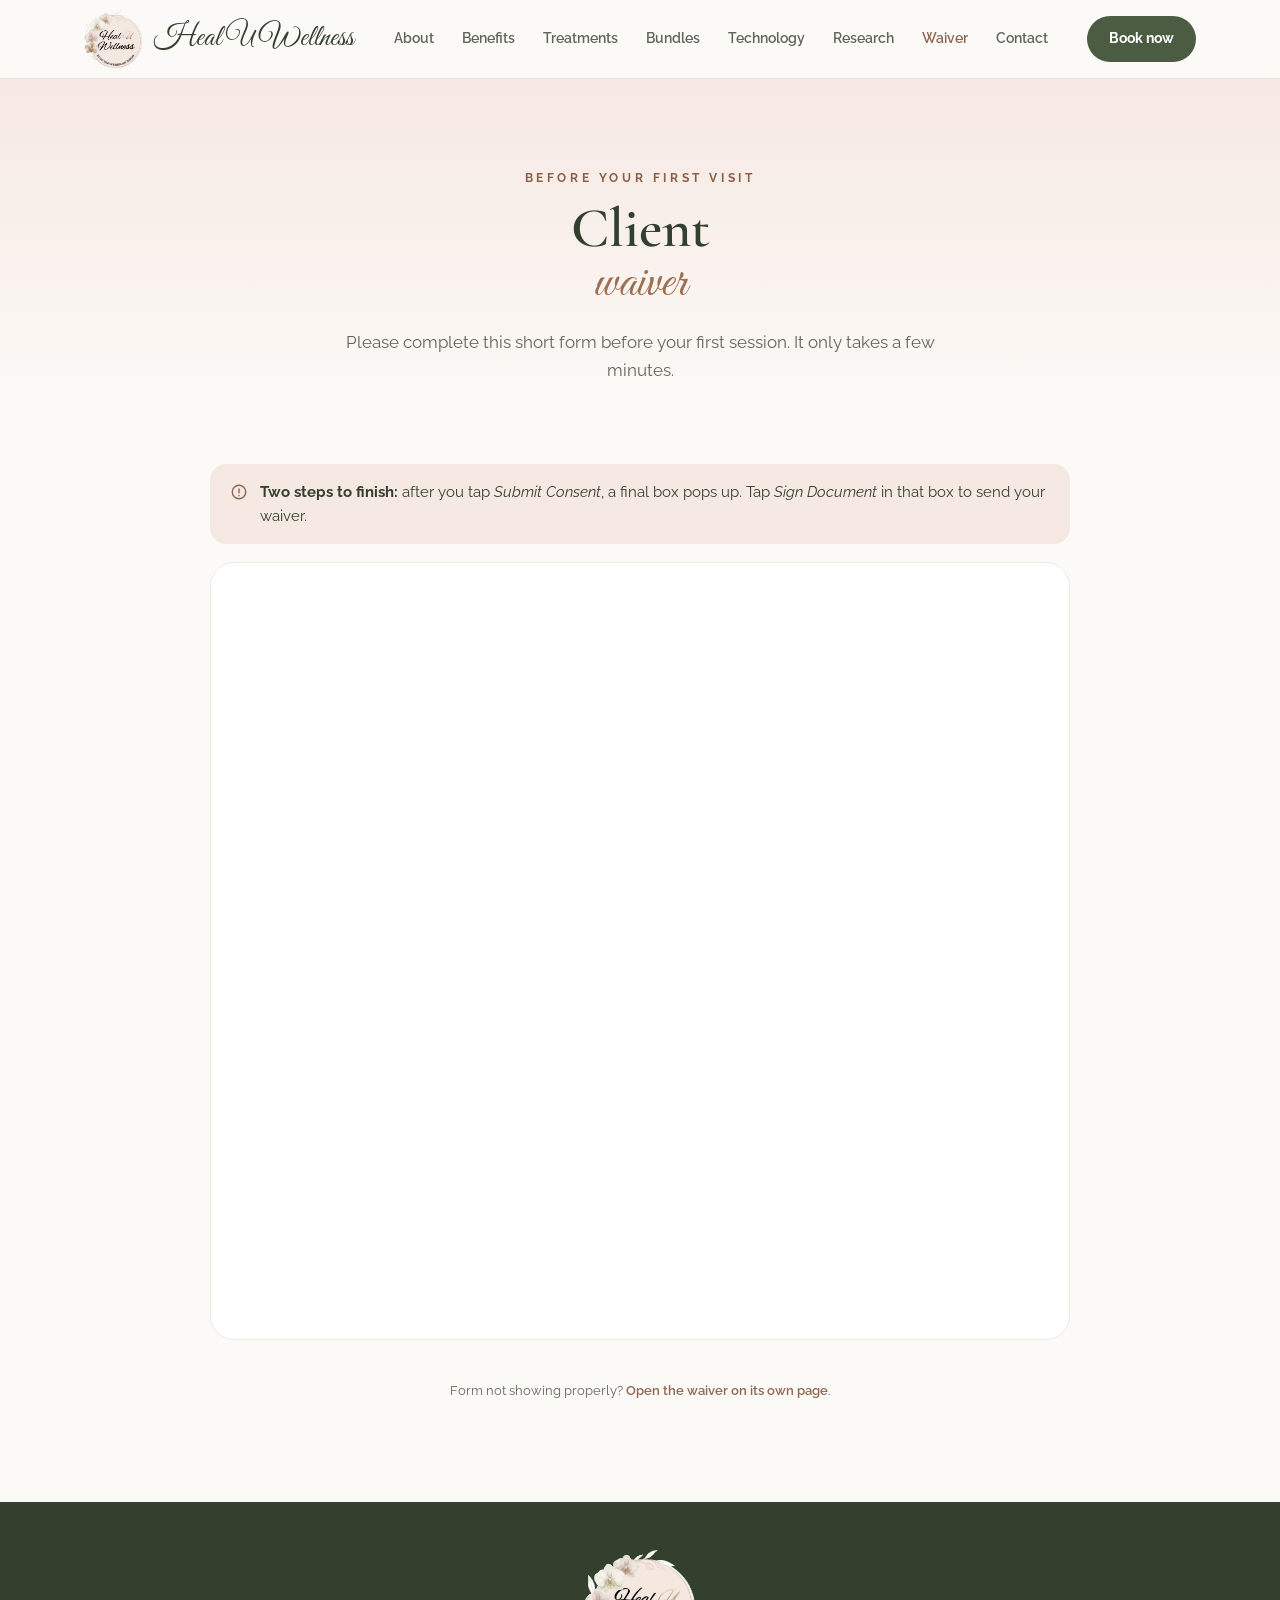
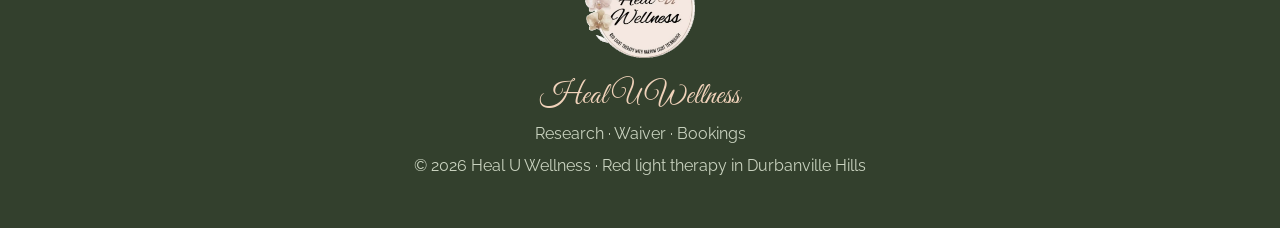
<file: waiver.html>
<!DOCTYPE html>
<html lang="en">
<head>
  <meta charset="UTF-8">
  <meta name="viewport" content="width=device-width, initial-scale=1.0">

  <!-- Google tag (gtag.js) -->
  <script async src="https://www.googletagmanager.com/gtag/js?id=G-SNTFYKD85T"></script>
  <script>
    window.dataLayer = window.dataLayer || [];
    function gtag(){dataLayer.push(arguments);}
    gtag('js', new Date());

    gtag('config', 'G-SNTFYKD85T');
  </script>

  <title>Waiver - Heal U Wellness</title>
  <meta name="description" content="Heal U Wellness liability waiver and consent form for red light therapy treatments.">
  <link rel="canonical" href="https://www.healuwellness.co.za/waiver.html">
  <meta name="robots" content="noindex, nofollow">
  <meta property="og:title" content="Waiver - Heal U Wellness">
  <meta property="og:url" content="https://www.healuwellness.co.za/waiver.html">
  <meta property="og:type" content="website">
  <link rel="icon" type="image/x-icon" href="favicon.ico">
  <link rel="shortcut icon" type="image/x-icon" href="favicon.ico">
  <link rel="preconnect" href="https://fonts.googleapis.com">
  <link rel="preconnect" href="https://fonts.gstatic.com" crossorigin>
  <link href="https://fonts.googleapis.com/css2?family=Cormorant+Garamond:ital,wght@0,500;0,600;0,700;1,500&family=Great+Vibes&family=Raleway:wght@400;500;600;700&display=swap" rel="stylesheet">
  <style>
:root{
  --sage:#7A8E6D; --sage-deep:#4B5C42; --sage-ink:#33402D; --sage-soft:#E8EDE2; --sage-mist:#F3F6EF;
  --blush:#F6E8E2; --blush-deep:#EBD3CA; --rose:#B98C6E; --rose-text:#8A5F45; --rose-script:#9C6F52; --rose-dark:#8E6650;
  --cream:#FCFAF7; --ink:#2F2B2D; --muted:#5F6659; --red:#D9463A;
  --gold: linear-gradient(135deg,#D9B79A 0%,#B98C6E 45%,#8E6650 100%);
}
*{box-sizing:border-box;margin:0;padding:0}
body{font-family:Raleway,sans-serif;color:var(--ink);background:var(--cream);line-height:1.65;-webkit-font-smoothing:antialiased}
img{max-width:100%;display:block}
a{color:inherit;text-decoration:none}
.wrap{max-width:1160px;margin:0 auto;padding:0 24px}
h1,h2,h3{font-family:'Cormorant Garamond',serif;color:var(--sage-ink);line-height:1.1;font-weight:600}
.script{font-family:'Great Vibes',cursive;font-weight:400;color:var(--rose-script);}
.eyebrow{font-size:12px;letter-spacing:.3em;text-transform:uppercase;font-weight:700;color:var(--rose-text)}
.btn{display:inline-flex;align-items:center;gap:8px;padding:15px 30px;border-radius:999px;font-weight:700;font-size:15px;transition:transform .2s,box-shadow .2s}
.btn:hover{transform:translateY(-2px)}
.btn-primary{background:var(--sage-deep);color:#fff}
.btn-ghost{border:1.5px solid var(--rose);color:var(--rose-dark);background:rgba(255,255,255,.6)}
.btn-light{background:#fff;color:var(--sage-deep)}
.rule{width:48px;height:1.5px;background:var(--rose);margin:18px 0 0}
.center{text-align:center}.center .rule{margin:18px auto 0}

/* nav */
nav{position:sticky;top:0;z-index:20;background:rgba(252,250,247,.88);backdrop-filter:blur(12px);border-bottom:1px solid rgba(185,140,110,.18)}
nav .wrap{display:flex;align-items:center;justify-content:space-between;height:78px}
nav .brand{display:flex;align-items:center;gap:12px}
nav .brand img{width:58px;height:58px}
nav .brand span{font-family:'Great Vibes';font-size:30px;color:var(--sage-ink)}
nav ul{display:flex;gap:28px;list-style:none;font-size:14px;font-weight:600;color:var(--muted)}
nav ul a:hover{color:var(--rose-dark)}
nav .btn{padding:11px 22px;font-size:14px}

/* hero */
.hero{background:var(--cream)}
.hero .wrap{display:grid;grid-template-columns:1.05fr .95fr;gap:56px;align-items:center;padding-top:72px;padding-bottom:88px}
.hero h1{font-size:68px;margin:18px 0 6px}
.hero h1 .script{display:block;font-size:64px;margin-top:4px}
.hero p.lead{font-size:18px;color:var(--muted);max-width:500px;margin:18px 0 32px}
.hero .ctas{display:flex;gap:14px;flex-wrap:wrap}
.chips{display:flex;gap:10px;flex-wrap:wrap;margin-top:34px}
.chip{display:flex;align-items:center;gap:8px;font-size:14px;font-weight:600;color:var(--sage-deep)}.chip svg{color:var(--rose)}.chips{gap:22px !important}
.chip b{color:var(--rose-dark)}
.hero-art{position:relative;justify-self:center;width:440px;max-width:100%}
.arch{border-radius:220px 220px 28px 28px;overflow:hidden;aspect-ratio:4/5;box-shadow:0 24px 48px rgba(75,92,66,.14)}
.arch img{width:100%;height:100%;object-fit:cover;object-position:62% 50%}
.hero-art .badge{position:absolute;left:-70px;bottom:-40px;width:210px;filter:drop-shadow(0 18px 30px rgba(0,0,0,.12))}
.hero-art .glow{position:absolute;inset:10% -12% auto auto;width:240px;height:240px;border-radius:50%;background:radial-gradient(circle,rgba(217,70,58,.25),transparent 70%);z-index:-1}
.orchid-deco{position:absolute;right:-60px;top:40px;width:320px;opacity:.5;transform:rotate(-12deg);pointer-events:none}

/* benefits strip */
.strip{background:var(--sage-deep);color:#fff}
.strip .wrap{display:grid;grid-template-columns:repeat(5,1fr);gap:16px;padding:34px 24px}
.strip div{display:flex;flex-direction:column;align-items:center;gap:10px;font-weight:600;font-size:14px;text-align:center}
.strip img{width:46px;height:46px;filter:brightness(0) invert(1);opacity:.9}

section{padding:96px 0}
h2{font-size:48px}
.sub{color:var(--muted);font-size:17px;max-width:620px;margin:18px auto 0}

/* what it does */
.does{background:var(--blush)}
.does .grid{display:grid;grid-template-columns:repeat(2,1fr);gap:0 48px;max-width:900px;margin:48px auto 0}
.does .item{display:flex;gap:12px;align-items:flex-start;padding:14px 0;border-bottom:1px solid var(--blush-deep);font-weight:500}
.tick{flex:none;color:var(--rose);margin-top:3px}

/* treatments */
.cards{display:grid;grid-template-columns:repeat(4,1fr);gap:22px;margin-top:52px}
.card{background:#fff;border-radius:20px;padding:28px 24px 24px;border:1px solid var(--sage-soft);display:flex;flex-direction:column;transition:transform .25s,box-shadow .25s;position:relative}
.card:hover{border-color:var(--sage)}
.card .ico{width:54px;height:54px;border-radius:16px;background:var(--sage-mist);display:grid;place-items:center;font-size:26px;margin-bottom:16px}
.card h3{font-size:26px}
.card .meta{font-size:12px;font-weight:700;letter-spacing:.06em;text-transform:uppercase;color:var(--rose-dark);margin:6px 0 10px}
.card p{font-size:14.5px;color:var(--muted)}
.card ul{list-style:none;margin:14px 0 18px;font-size:14px}
.card li{padding-left:22px;position:relative;margin:5px 0;color:var(--sage-ink)}
.card li:before{content:'';position:absolute;left:2px;top:9px;width:8px;height:8px;border-radius:50%;background:var(--rose)}
.card .foot{margin-top:auto;display:flex;align-items:center;justify-content:space-between;gap:8px;padding-top:16px;border-top:1px dashed var(--blush-deep)}
.price{font-family:'Cormorant Garamond';font-size:26px;font-weight:700;color:var(--sage-ink)}
.price small{font-family:Raleway;font-size:11px;font-weight:600;color:var(--muted);display:block;letter-spacing:.05em;text-transform:uppercase}
.card .btn{padding:10px 18px;font-size:13px}

/* bundles */
.bundles{background:linear-gradient(180deg,var(--sage-mist),var(--sage-soft))}
.bgrid{display:grid;grid-template-columns:repeat(5,1fr);gap:18px;margin-top:48px}
.bundle{display:flex;flex-direction:column;align-items:center;background:#fff;border-radius:22px;padding:26px 20px 22px;text-align:center;position:relative;border:1px solid #fff;}
.bundle .save{order:3;font-size:12px;font-weight:700;letter-spacing:.06em;text-transform:uppercase;color:var(--rose-dark);margin:-8px 0 14px}.bundle h3{order:1}.bundle p{order:2}.bundle .price{order:2}.bundle .btn{order:4}
.bundle h3{font-size:22px;margin:10px 0 8px}
.bundle p{font-size:13.5px;color:var(--muted);min-height:44px}
.bundle .price{display:block;margin:12px 0 14px}
.bundle .btn{padding:10px 18px;font-size:13px;margin-top:auto}
.note{margin-top:30px;text-align:center;font-size:14px;color:var(--muted)}

/* tech */
.tech{background:var(--sage-ink);color:#E9EEE3}
.tech .wrap{display:grid;grid-template-columns:1fr 1fr;gap:64px;align-items:center}
.tech h2{color:#fff}.tech .eyebrow{background:linear-gradient(135deg,#F0D2BA,#D9B79A);-webkit-background-clip:text;background-clip:text}
.tech p{color:#D3DBCB;margin-top:18px}
.waves{display:flex;gap:16px;margin:30px 0}
.wave{flex:1;border:1px solid rgba(255,255,255,.18);border-radius:20px;padding:20px;background:rgba(255,255,255,.04)}
.wave b{display:block;font-family:'Cormorant Garamond';font-size:46px;line-height:1;color:#fff}
.wave b span{font-size:22px}
.wave i{font-style:normal;font-size:13px;color:#C2CCB9}
.wave.red b{color:#FF8A7A}
.science{list-style:none;display:grid;gap:12px;margin-top:8px}
.science li{display:flex;gap:12px;font-size:15px}
.science li strong{color:#fff}.science .dot{flex:none;width:6px;height:6px;border-radius:50%;background:#FF8A7A;margin-top:9px}
.tech .photo{border-radius:20px;overflow:hidden}

/* book */
.book .panel{background:var(--blush);border-radius:36px;padding:64px 40px;text-align:center;position:relative;overflow:hidden}
.book .panel .script{font-size:58px;display:block;margin-bottom:-6px}
.book .ctas{display:flex;gap:14px;justify-content:center;flex-wrap:wrap;margin-top:30px}
.book .orchid-l{position:absolute;left:-80px;bottom:-30px;width:300px;opacity:.55;transform:scaleX(-1) rotate(-8deg)}

/* contact */
.contact .wrap{display:grid;grid-template-columns:1fr 1.2fr;gap:28px}
.box{background:#fff;border-radius:26px;padding:34px;border:1px solid var(--sage-soft)}
.box h3{font-size:28px;margin-bottom:14px}
.box .line{display:flex;gap:12px;align-items:center;margin:12px 0;font-weight:500}
.box .line span{color:var(--rose);display:grid;place-items:center}
label{display:block;font-size:13px;font-weight:700;color:var(--sage-ink);margin:14px 0 6px}
input,textarea{width:100%;padding:13px 16px;border-radius:14px;border:1.5px solid var(--sage-soft);background:var(--sage-mist);font:inherit}
footer{background:var(--sage-ink);color:#C9D2BF;text-align:center;padding:48px 24px}
footer img{width:110px;margin:0 auto 14px}
footer .script{color:#F0D2BA;font-size:30px}

/* treatment finder */
.finder{background:var(--sage-mist)}
.quiz{max-width:760px;margin:44px auto 0;background:#fff;border-radius:24px;border:1px solid var(--sage-soft);padding:40px;min-height:330px;position:relative}
.quiz .step{font-size:12px;font-weight:700;letter-spacing:.2em;text-transform:uppercase;color:var(--rose-text)}
.quiz h3{font-size:32px;margin:8px 0 24px}
.opts{display:grid;grid-template-columns:repeat(2,1fr);gap:12px}
.opt{font:inherit;text-align:left;padding:16px 20px;border-radius:16px;border:1.5px solid var(--sage-soft);background:var(--cream);color:var(--sage-ink);font-weight:600;font-size:15px;cursor:pointer;transition:border-color .2s,background .2s,transform .2s}
.opt:hover{border-color:var(--sage);background:#fff;transform:translateY(-2px)}
.opt small{display:block;font-weight:500;color:var(--muted);font-size:13px;margin-top:2px}
.back{background:none;border:0;font:inherit;color:var(--muted);font-size:13px;font-weight:600;cursor:pointer;margin-top:22px}
.result .eyebrow{margin-bottom:6px}
.result h3{font-size:40px;margin:0 0 6px}
.result .plan{display:grid;grid-template-columns:repeat(3,1fr);gap:12px;margin:22px 0}
.result .plan div{background:var(--sage-mist);border-radius:14px;padding:14px 16px;font-size:13px;color:var(--muted)}
.result .plan b{display:block;font-family:'Cormorant Garamond';font-size:24px;color:var(--sage-ink);line-height:1.1}
.result .ctas{display:flex;gap:12px;flex-wrap:wrap}
.result .fine{font-size:12.5px;color:var(--muted);margin-top:18px}
.fade{animation:fadeIn .45s ease both}
@keyframes fadeIn{from{opacity:0;transform:translateY(10px)}to{opacity:1;transform:none}}

/* scroll reveal */
.reveal{opacity:0;transform:translateY(26px);transition:opacity .8s ease,transform .8s cubic-bezier(.2,.7,.2,1)}
.reveal.in{opacity:1;transform:none}
@media (prefers-reduced-motion:reduce){.reveal{opacity:1;transform:none;transition:none}.fade{animation:none}}
@media (max-width:640px){.opts{grid-template-columns:1fr}.quiz{padding:26px}.result .plan{grid-template-columns:1fr}}

/* meet debbie */
.meet .grid{display:grid;grid-template-columns:minmax(0,400px) minmax(0,1fr);gap:80px;align-items:center;max-width:1040px;margin:0 auto}
.meet .portrait{position:relative;max-width:400px}
.meet .portrait img{width:100%;height:auto;aspect-ratio:4/5;object-fit:cover;border-radius:220px 220px 24px 24px;display:block}
.meet .portrait::before{content:'';position:absolute;inset:-18px 18px 18px -18px;border:1.5px solid var(--rose);border-radius:220px 220px 24px 24px;opacity:.5;z-index:-1}
.meet h2{text-align:left}
.meet .script-hi{font-family:'Great Vibes';font-size:44px;color:var(--rose-script);line-height:1}
.meet p{color:var(--muted);font-size:16.5px;line-height:1.8;margin:0 0 16px}
.meet .sig{font-family:'Great Vibes';font-size:38px;color:var(--sage-deep);margin-top:6px}
.meet .rule{margin:18px 0 24px}
@media (max-width:900px){.meet .grid{grid-template-columns:1fr;gap:44px}.meet .portrait{max-width:360px;margin:0 auto}}

@media (max-width:900px){
  nav ul{display:none} nav .brand span{display:none} nav .btn{white-space:nowrap} .orchid-deco{width:200px;right:-70px;top:-10px;opacity:.35}
  .hero .wrap,.tech .wrap,.contact .wrap{grid-template-columns:1fr}
  .hero h1{font-size:46px}.hero h1 .script{font-size:44px}
  .hero-art{width:300px;margin:20px auto 40px}.hero-art .badge{width:150px;left:-40px}
  .strip .wrap{grid-template-columns:repeat(3,1fr)}
  .cards{grid-template-columns:1fr 1fr}.bgrid{grid-template-columns:1fr 1fr}
  .does .grid{grid-template-columns:1fr}
  h2{font-size:38px} section{padding:70px 0}
}
@media (max-width:560px){.cards,.bgrid{grid-template-columns:1fr}.strip .wrap{grid-template-columns:repeat(2,1fr)}}

/* reviews */
.reviews{padding-top:0}
.rv-head{display:flex;align-items:center;justify-content:center;gap:14px;margin-bottom:36px;font-size:14px;color:var(--muted);flex-wrap:wrap}
.rv-head b{font-family:'Cormorant Garamond';font-size:34px;color:var(--sage-ink);font-weight:600}
.rv-head a{color:var(--rose-dark);font-weight:600}
.stars{display:inline-flex;gap:3px;color:var(--rose)}
.stars svg{width:16px;height:16px}
.rvs{display:grid;grid-template-columns:repeat(3,1fr);gap:22px}
.rv{background:#fff;border:1px solid var(--sage-soft);border-radius:20px;padding:30px 28px;position:relative}
.rv::before{content:'\201C';position:absolute;top:6px;right:22px;font-family:'Cormorant Garamond';font-size:90px;color:var(--blush);line-height:1}
.rv q{display:block;quotes:none;font-family:'Cormorant Garamond';font-size:23px;line-height:1.35;color:var(--sage-ink);margin:14px 0 18px}
.rv .who{font-size:13px;font-weight:700;color:var(--sage-ink)}
.rv .who span{display:block;font-weight:500;color:var(--muted);margin-top:2px}
@media (max-width:900px){.rvs{grid-template-columns:1fr}}

/* production extras */
.nav-end{display:flex;align-items:center;gap:10px}
.menu-btn{display:none;background:none;border:0;color:var(--sage-ink);cursor:pointer;padding:6px}
.research-link{display:inline-block;margin-top:22px;color:#E8C9B5;font-weight:600;font-size:14px}
.contact .line a{color:inherit}
.flinks{margin-bottom:6px}.flinks a{color:inherit}
button.btn{border:0;font:inherit;cursor:pointer}
@media (max-width:900px){
  .menu-btn{display:block}
  nav ul.open{display:flex;flex-direction:column;gap:0;position:absolute;top:78px;left:0;right:0;background:var(--cream);border-bottom:1px solid rgba(185,140,110,.25);padding:8px 24px 16px}
  nav ul.open a{display:block;padding:12px 0}
}

/* inner pages */
.page-head{padding:90px 0 40px;text-align:center;background:linear-gradient(180deg,var(--blush) 0%,var(--cream) 100%)}
.page-head h1{font-family:'Cormorant Garamond';font-weight:600;font-size:56px;line-height:1.05;color:var(--sage-ink);margin:10px 0 0}
.page-head h1 .script{display:block;font-size:50px}
.page-head .sub{max-width:620px;margin:18px auto 0}
.inner{padding:40px 0 100px}
nav ul a[aria-current]{color:var(--rose-dark)}
.steps{display:grid;grid-template-columns:repeat(3,1fr);gap:22px;max-width:980px;margin:0 auto}
.step{background:#fff;border:1px solid var(--sage-soft);border-radius:20px;padding:32px 28px}
.step .n{font-family:'Cormorant Garamond';font-size:46px;line-height:1;color:var(--rose)}
.step h3{font-family:'Cormorant Garamond';font-size:26px;color:var(--sage-ink);margin:10px 0 6px}
.step p{color:var(--muted);font-size:15px;line-height:1.7}
.go{text-align:center;margin:40px 0 70px}
.go .fine{font-size:13px;color:var(--muted);margin-top:14px}
.waiver-box{max-width:860px;margin:0 auto;background:#fff;border:1px solid var(--sage-soft);border-radius:24px;padding:8px;overflow:hidden}
/* A screen-high frame that scrolls inside, so JotForm's final "Sign Document" pop-up always opens in view. */
.waiver-frame{display:block;width:100%;height:calc(100vh - 140px);min-height:560px;border:0;border-radius:18px}
.waiver-tip{max-width:860px;margin:0 auto 18px;display:flex;gap:12px;align-items:flex-start;background:var(--blush);border-radius:16px;padding:16px 20px;font-size:15px;line-height:1.6;color:var(--sage-ink)}
.waiver-tip svg{flex:none;margin-top:3px;color:var(--rose-dark)}
.note a{color:var(--rose-dark);font-weight:600}
.rgrid{display:grid;grid-template-columns:repeat(2,1fr);gap:22px}
.rcard{background:#fff;border:1px solid var(--sage-soft);border-radius:20px;padding:34px 32px}
.rcard h2{font-family:'Cormorant Garamond';font-size:30px;text-align:left;color:var(--sage-ink);margin:0 0 10px}
.rcard>p{color:var(--muted);font-size:15px;line-height:1.75;margin-bottom:18px}
.rcard ul{list-style:none;border-top:1px solid var(--sage-soft)}
.rcard li a{display:flex;justify-content:space-between;gap:16px;padding:12px 0;border-bottom:1px solid var(--sage-soft);font-size:14.5px;font-weight:600;color:var(--sage-deep)}
.rcard li a:hover{color:var(--rose-dark)}
.rcard li svg{flex:none;margin-top:3px;color:var(--rose)}
.note{max-width:760px;margin:40px auto 0;text-align:center;font-size:13px;color:var(--muted)}
@media (max-width:900px){.steps,.rgrid{grid-template-columns:1fr}.page-head{padding:60px 0 30px}.page-head h1{font-size:42px}.page-head h1 .script{font-size:40px}}

/* accessibility */
.sr-only{position:absolute;width:1px;height:1px;padding:0;margin:-1px;overflow:hidden;clip:rect(0,0,0,0);white-space:nowrap;border:0}
.skip{position:absolute;left:16px;top:-60px;z-index:100;background:var(--sage-ink);color:#fff;padding:12px 18px;border-radius:12px;font-weight:700;font-size:14px}
.skip:focus{top:12px}
a:focus-visible,button:focus-visible,input:focus-visible,textarea:focus-visible,iframe:focus-visible,[tabindex]:focus-visible{outline:3px solid var(--sage-deep);outline-offset:3px}
.tech a:focus-visible,.strip a:focus-visible{outline-color:#F0D2BA}
</style>
</head>
<body id="top">
<a class="skip" href="#main">Skip to content</a>
<nav aria-label="Main"><div class="wrap">
  <a class="brand" href="index.html#top"><img src="heal-u-wellness-logo-round.webp" alt="Heal U Wellness"><span aria-hidden="true">Heal U Wellness</span></a>
  <ul id="nav-menu"><li><a href="index.html#about">About</a></li><li><a href="index.html#benefits">Benefits</a></li><li><a href="index.html#treatments">Treatments</a></li><li><a href="index.html#bundles">Bundles</a></li><li><a href="index.html#technology">Technology</a></li><li><a href="research.html">Research</a></li><li><a href="waiver.html" aria-current="page">Waiver</a></li><li><a href="index.html#contact">Contact</a></li></ul>
  <div class="nav-end"><a class="btn btn-primary" href="https://www.fresha.com/book-now/heal-u-wellness-oq3bak8i/all-offer?share=true&amp;pId=2724512" target="_blank" rel="noopener">Book now<span class="sr-only"> (opens in a new tab)</span></a><button class="menu-btn" aria-label="Menu" aria-expanded="false" aria-controls="nav-menu"><svg aria-hidden="true" focusable="false" width="22" height="22" viewBox="0 0 24 24" fill="none" stroke="currentColor" stroke-width="1.8" stroke-linecap="round"><path d="M4 7h16M4 12h16M4 17h16"/></svg></button></div>
</div></nav>
<main id="main">
<div class="page-head"><div class="wrap"><div class="eyebrow">Before your first visit</div><h1>Client <span class="script">waiver</span></h1><p class="sub">Please complete this short form before your first session. It only takes a few minutes.</p></div></div>
<div class="inner"><div class="wrap">
<p class="waiver-tip"><svg aria-hidden="true" focusable="false" width="18" height="18" viewBox="0 0 24 24" fill="none" stroke="currentColor" stroke-width="1.8" stroke-linecap="round" stroke-linejoin="round"><circle cx="12" cy="12" r="9"/><path d="M12 8v5M12 16.5v.5"/></svg><span><strong>Two steps to finish:</strong> after you tap <em>Submit Consent</em>, a final box pops up. Tap <em>Sign Document</em> in that box to send your waiver.</span></p>
<div class="waiver-box"><iframe class="waiver-frame" title="Red Light Therapy Consent Form" src="https://form.jotform.com/260113652822550" allow="fullscreen" loading="eager"></iframe></div>
<p class="note">Form not showing properly? <a href="https://form.jotform.com/260113652822550" target="_blank" rel="noopener">Open the waiver on its own page<span class="sr-only"> (opens in a new tab)</span></a>.</p>
</div></div>
</main>
<footer><img src="heal-u-wellness-logo-round.webp" alt=""><div class="script">Heal U Wellness</div><p class="flinks"><a href="research.html">Research</a> · <a href="waiver.html">Waiver</a> · <a href="booking.html">Bookings</a></p><p>© 2026 Heal U Wellness · Red light therapy in Durbanville Hills</p></footer>
<script>
const menuBtn = document.querySelector('.menu-btn'), menu = document.querySelector('nav ul');
menuBtn.addEventListener('click', () => menuBtn.setAttribute('aria-expanded', menu.classList.toggle('open')));
const closeMenu = () => { menu.classList.remove('open'); menuBtn.setAttribute('aria-expanded', false); };
menu.addEventListener('click', e => { if (e.target.closest('a')) closeMenu(); });
document.addEventListener('keydown', e => { if (e.key === 'Escape' && menu.classList.contains('open')) { closeMenu(); menuBtn.focus(); } });
</script>
</body>
</html>
</file>
